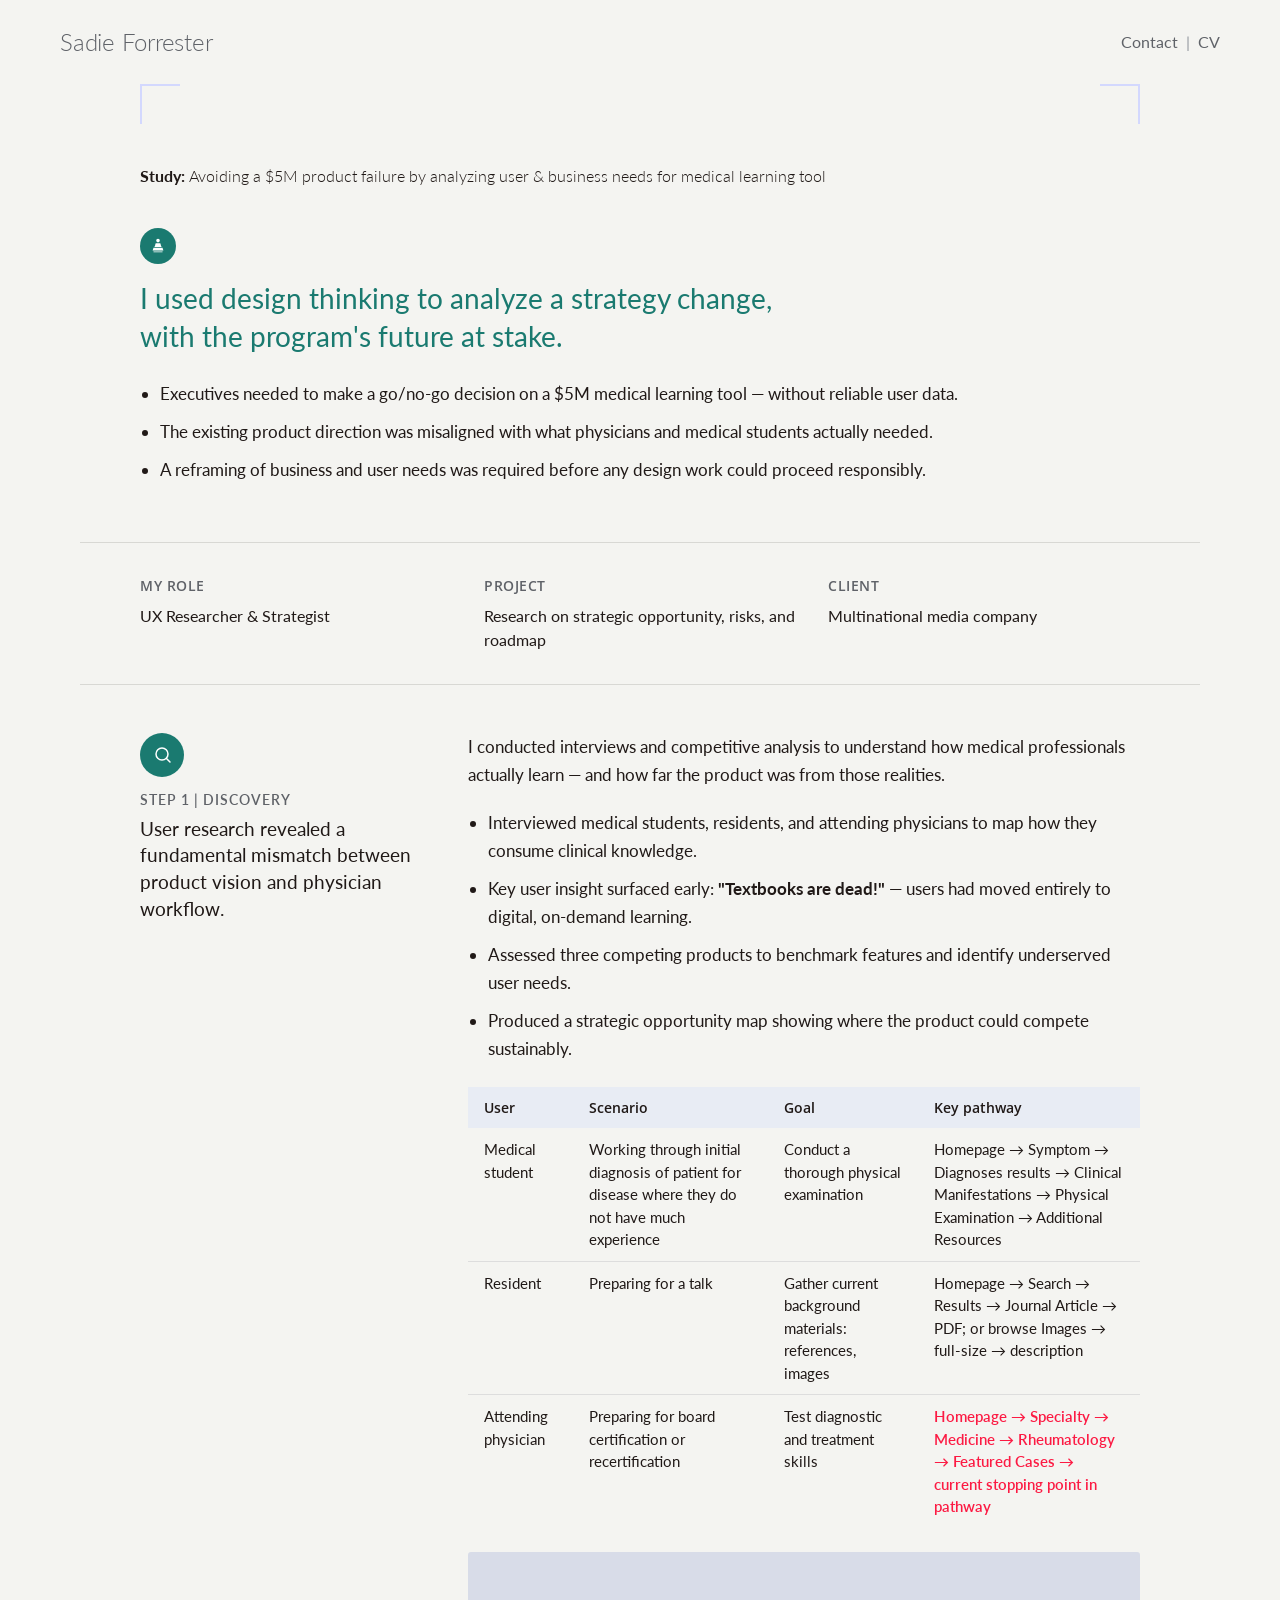
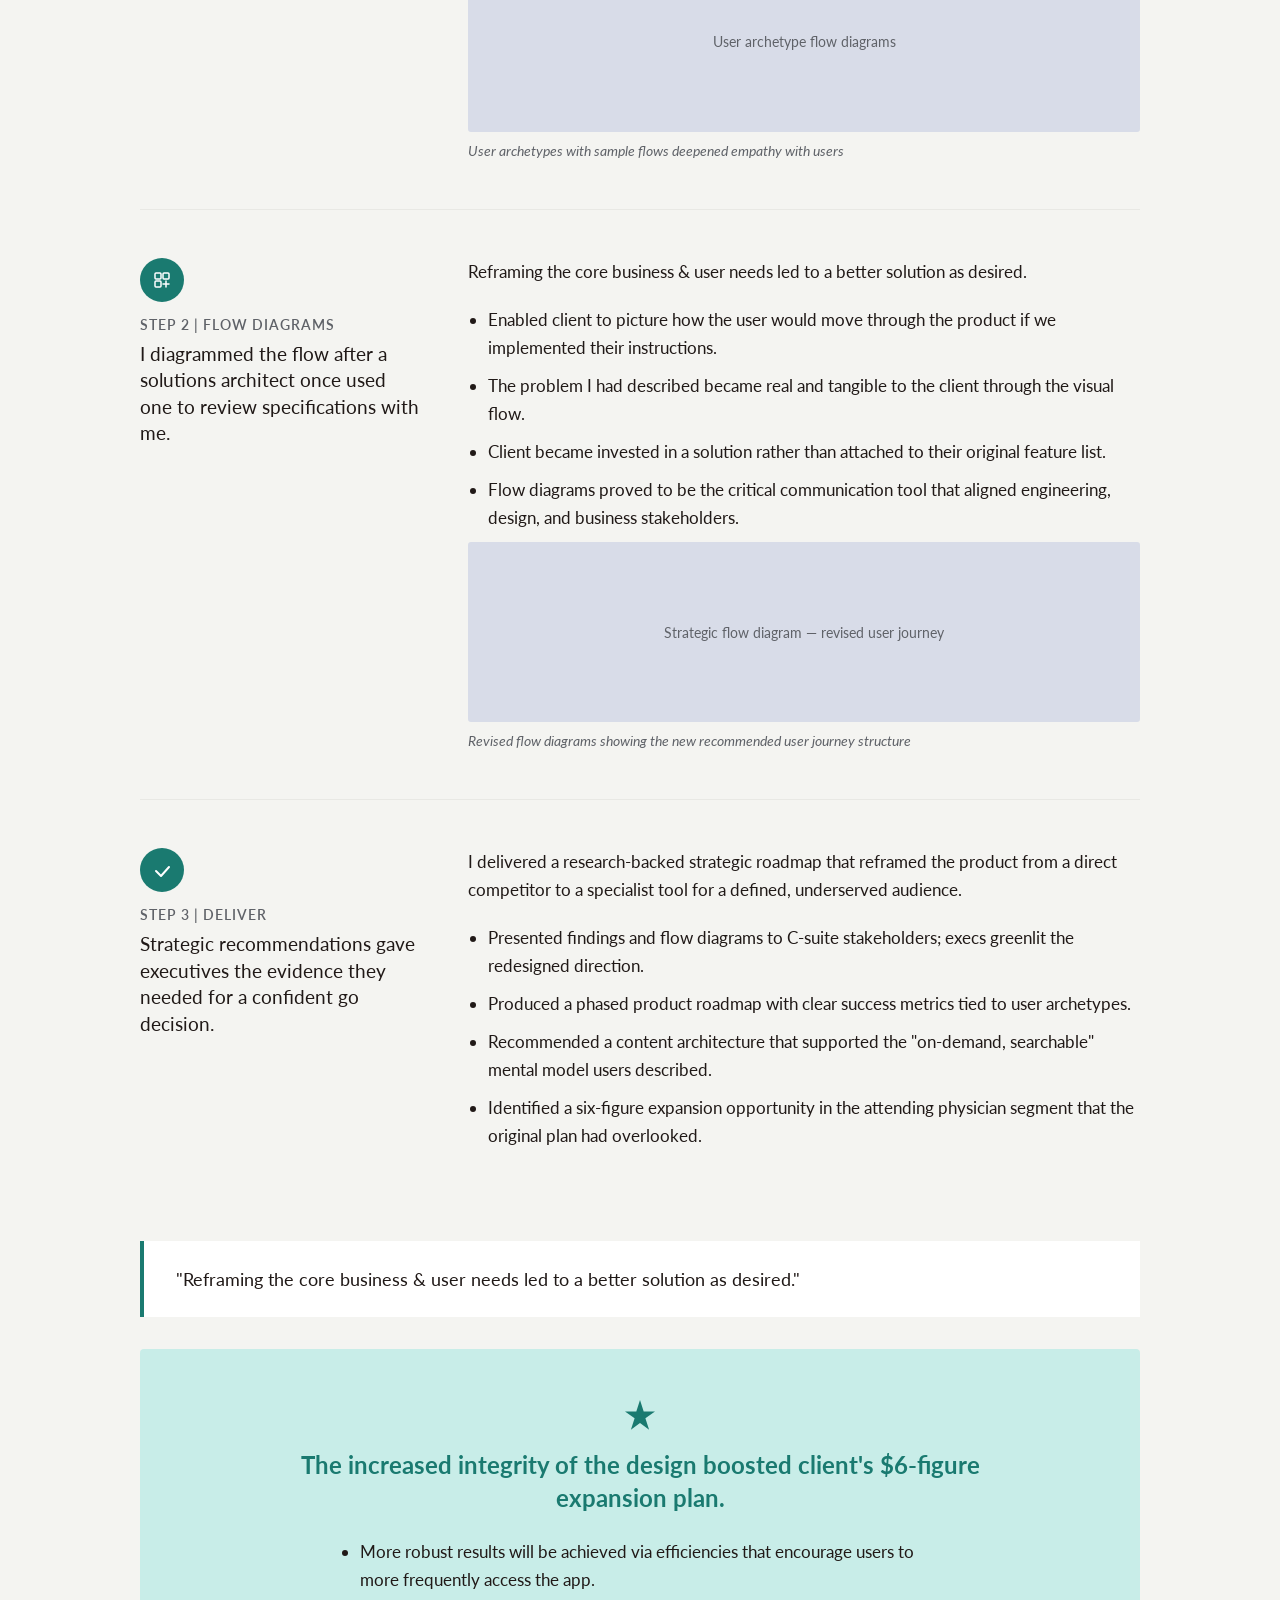
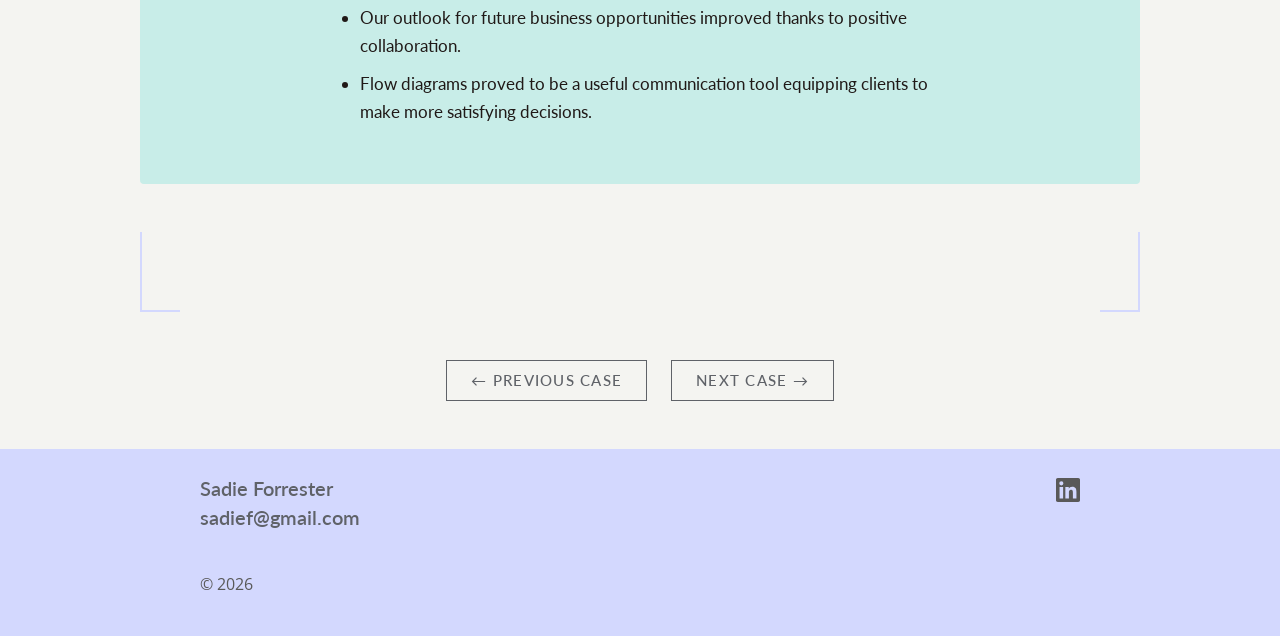
<file: case-medical.html>
<!DOCTYPE html>
<html lang="en">
<head>
  <meta charset="UTF-8">
  <meta name="viewport" content="width=device-width, initial-scale=1.0">
  <title>Medical Learning Tool — Sadie Forrester</title>
  <link rel="stylesheet" href="styles.css">
</head>
<body>

  <nav class="site-nav">
    <a href="index.html" class="nav-logo">Sadie Forrester</a>
    <div class="nav-links">
      <a href="contact.html">Contact</a>
      <span class="nav-sep">|</span>
      <a href="https://drive.google.com/file/d/1JpfOkWhb5dYekF5gB7ldfKdUxpUNbKfU/view?usp=sharing" target="_blank" rel="noopener">CV</a>
    </div>
  </nav>

  <div class="brackets">
    <div class="bracket br-tl"></div>
    <div class="bracket br-tr"></div>
  </div>

  <!-- ── Case Header ─────────────────────────────── -->
  <header class="case-header container" style="padding-top:40px;">
    <p class="case-label"><strong>Study:</strong> <span>Avoiding a $5M product failure by analyzing user &amp; business needs for medical learning tool</span></p>
  </header>

  <!-- ── Problem ────────────────────────────────── -->
  <section style="max-width:var(--max-w); margin:0 auto; padding:0 var(--pad-x) 48px;">
    <div>
      <div class="case-problem__icon case-problem__icon--teal" style="margin-bottom:16px;">
        <!-- Chess piece / strategy icon -->
        <svg viewBox="0 0 20 20" fill="#fff"><path d="M10 2a2 2 0 100 4 2 2 0 000-4zM7 8a1 1 0 011-1h4a1 1 0 011 1v1l1 2H6l1-2V8zm-2 4h10l1 3H4l1-3zM5 16h10v1H5v-1z"/></svg>
      </div>
      <h1 class="case-problem__heading case-problem__heading--teal" style="font-size:1.75rem; max-width:680px; margin-bottom:24px;">I used design thinking to analyze a strategy change,<br>with the program's future at stake.</h1>
      <ul class="case-problem__bullets">
        <li>Executives needed to make a go/no-go decision on a $5M medical learning tool — without reliable user data.</li>
        <li>The existing product direction was misaligned with what physicians and medical students actually needed.</li>
        <li>A reframing of business and user needs was required before any design work could proceed responsibly.</li>
      </ul>
    </div>
  </section>

  <!-- ── Meta ───────────────────────────────────── -->
  <div class="case-meta container">
    <div>
      <p class="case-meta__label">My role</p>
      <p class="case-meta__value">UX Researcher &amp; Strategist</p>
    </div>
    <div>
      <p class="case-meta__label">Project</p>
      <p class="case-meta__value">Research on strategic opportunity, risks, and roadmap</p>
    </div>
    <div>
      <p class="case-meta__label">Client</p>
      <p class="case-meta__value">Multinational media company</p>
    </div>
  </div>

  <!-- ── Steps ──────────────────────────────────── -->
  <div class="case-steps container">

    <!-- Step 1: Discovery -->
    <div class="case-step">
      <div class="case-step__left">
        <div class="case-step__icon icon--teal">
          <svg viewBox="0 0 22 22"><circle cx="11" cy="10" r="6" stroke="#fff" stroke-width="1.5" fill="none"/><path d="M15.5 14.5l3.5 3.5" stroke="#fff" stroke-width="1.5" stroke-linecap="round"/></svg>
        </div>
        <p class="case-step__num">Step 1 | Discovery</p>
        <h2 class="case-step__heading">User research revealed a fundamental mismatch between product vision and physician workflow.</h2>
      </div>
      <div class="case-step__body">
        <p class="case-step__lead">I conducted interviews and competitive analysis to understand how medical professionals actually learn — and how far the product was from those realities.</p>
        <ul class="case-step__bullets">
          <li>Interviewed medical students, residents, and attending physicians to map how they consume clinical knowledge.</li>
          <li>Key user insight surfaced early: <strong>"Textbooks are dead!"</strong> — users had moved entirely to digital, on-demand learning.</li>
          <li>Assessed three competing products to benchmark features and identify underserved user needs.</li>
          <li>Produced a strategic opportunity map showing where the product could compete sustainably.</li>
        </ul>

        <!-- User archetypes table -->
        <div class="case-table-wrap" style="padding:0; margin:24px 0;">
          <table>
            <thead>
              <tr>
                <th>User</th>
                <th>Scenario</th>
                <th>Goal</th>
                <th>Key pathway</th>
              </tr>
            </thead>
            <tbody>
              <tr>
                <td>Medical student</td>
                <td>Working through initial diagnosis of patient for disease where they do not have much experience</td>
                <td>Conduct a thorough physical examination</td>
                <td>Homepage → Symptom → Diagnoses results → Clinical Manifestations → Physical Examination → Additional Resources</td>
              </tr>
              <tr>
                <td>Resident</td>
                <td>Preparing for a talk</td>
                <td>Gather current background materials: references, images</td>
                <td>Homepage → Search → Results → Journal Article → PDF; or browse Images → full-size → description</td>
              </tr>
              <tr>
                <td>Attending physician</td>
                <td>Preparing for board certification or recertification</td>
                <td>Test diagnostic and treatment skills</td>
                <td class="highlight">Homepage → Specialty → Medicine → Rheumatology → Featured Cases → current stopping point in pathway</td>
              </tr>
            </tbody>
          </table>
        </div>

        <div class="case-step__image" style="margin-top:16px;">
          <span>User archetype flow diagrams</span>
        </div>
        <p class="case-step__caption">User archetypes with sample flows deepened empathy with users</p>
      </div>
    </div>

    <!-- Step 2: Reframing -->
    <div class="case-step">
      <div class="case-step__left">
        <div class="case-step__icon icon--teal">
          <svg viewBox="0 0 22 22"><rect x="4" y="4" width="6" height="6" rx="1" stroke="#fff" stroke-width="1.5" fill="none"/><rect x="12" y="4" width="6" height="6" rx="1" stroke="#fff" stroke-width="1.5" fill="none"/><rect x="4" y="12" width="6" height="6" rx="1" stroke="#fff" stroke-width="1.5" fill="none"/><path d="M15 12v6M12 15h6" stroke="#fff" stroke-width="1.5" stroke-linecap="round"/></svg>
        </div>
        <p class="case-step__num">Step 2 | Flow Diagrams</p>
        <h2 class="case-step__heading">I diagrammed the flow after a solutions architect once used one to review specifications with me.</h2>
      </div>
      <div class="case-step__body">
        <p class="case-step__lead">Reframing the core business &amp; user needs led to a better solution as desired.</p>
        <ul class="case-step__bullets">
          <li>Enabled client to picture how the user would move through the product if we implemented their instructions.</li>
          <li>The problem I had described became real and tangible to the client through the visual flow.</li>
          <li>Client became invested in a solution rather than attached to their original feature list.</li>
          <li>Flow diagrams proved to be the critical communication tool that aligned engineering, design, and business stakeholders.</li>
        </ul>
        <div class="case-step__image">
          <span>Strategic flow diagram — revised user journey</span>
        </div>
        <p class="case-step__caption">Revised flow diagrams showing the new recommended user journey structure</p>
      </div>
    </div>

    <!-- Step 3: Deliver -->
    <div class="case-step">
      <div class="case-step__left">
        <div class="case-step__icon icon--teal">
          <svg viewBox="0 0 22 22"><path d="M5 12l5 5 8-9" stroke="#fff" stroke-width="2" stroke-linecap="round" stroke-linejoin="round" fill="none"/></svg>
        </div>
        <p class="case-step__num">Step 3 | Deliver</p>
        <h2 class="case-step__heading">Strategic recommendations gave executives the evidence they needed for a confident go decision.</h2>
      </div>
      <div class="case-step__body">
        <p class="case-step__lead">I delivered a research-backed strategic roadmap that reframed the product from a direct competitor to a specialist tool for a defined, underserved audience.</p>
        <ul class="case-step__bullets">
          <li>Presented findings and flow diagrams to C-suite stakeholders; execs greenlit the redesigned direction.</li>
          <li>Produced a phased product roadmap with clear success metrics tied to user archetypes.</li>
          <li>Recommended a content architecture that supported the "on-demand, searchable" mental model users described.</li>
          <li>Identified a six-figure expansion opportunity in the attending physician segment that the original plan had overlooked.</li>
        </ul>
      </div>
    </div>

  </div>

  <!-- ── Insight ─────────────────────────────────── -->
  <div class="case-insight container">
    <div class="case-insight__box case-insight__box--teal">
      "Reframing the core business &amp; user needs led to a better solution as desired."
    </div>
  </div>

  <!-- ── Result ─────────────────────────────────── -->
  <div class="case-result container" style="margin-top:32px;">
    <div class="case-result__card case-result__card--teal">
      <div class="case-result__star">
        <svg viewBox="0 0 36 36" fill="none"><path d="M18 3l3.7 11.4H33l-9.6 6.9 3.7 11.4L18 26 8.9 32.7l3.7-11.4L3 14.4h11.3z" fill="var(--teal)"/></svg>
      </div>
      <h3 class="case-result__heading case-result__heading--teal">The increased integrity of the design boosted client's $6-figure expansion plan.</h3>
      <ul class="case-result__bullets">
        <li>More robust results will be achieved via efficiencies that encourage users to more frequently access the app.</li>
        <li>Our outlook for future business opportunities improved thanks to positive collaboration.</li>
        <li>Flow diagrams proved to be a useful communication tool equipping clients to make more satisfying decisions.</li>
      </ul>
    </div>
  </div>

  <div class="brackets brackets--tall" style="margin-top:48px;">
    <div class="bracket br-bl"></div>
    <div class="bracket br-br"></div>
  </div>

  <div class="case-nav">
    <a href="case-neurogene.html" class="btn btn-outline">← PREVIOUS CASE</a>
    <a href="case-springer.html" class="btn btn-outline">NEXT CASE →</a>
  </div>

  <footer class="site-footer">
    <div class="footer-inner">
      <div class="footer-info">
        <div class="footer-name">Sadie Forrester<br><a href="mailto:sadief@gmail.com">sadief@gmail.com</a></div>
        <p class="footer-copy">© 2026</p>
      </div>
      <a href="https://www.linkedin.com/in/sadieforrester" target="_blank" rel="noopener" class="footer-li-link" aria-label="LinkedIn">
        <svg viewBox="0 0 24 24"><path d="M20.447 20.452h-3.554v-5.569c0-1.328-.027-3.037-1.852-3.037-1.853 0-2.136 1.445-2.136 2.939v5.667H9.351V9h3.414v1.561h.046c.477-.9 1.637-1.85 3.37-1.85 3.601 0 4.267 2.37 4.267 5.455v6.286zM5.337 7.433a2.062 2.062 0 01-2.063-2.065 2.064 2.064 0 112.063 2.065zm1.782 13.019H3.555V9h3.564v11.452zM22.225 0H1.771C.792 0 0 .774 0 1.729v20.542C0 23.227.792 24 1.771 24h20.451C23.2 24 24 23.227 24 22.271V1.729C24 .774 23.2 0 22.222 0h.003z"/></svg>
      </a>
    </div>
  </footer>

</body>
</html>
</file>
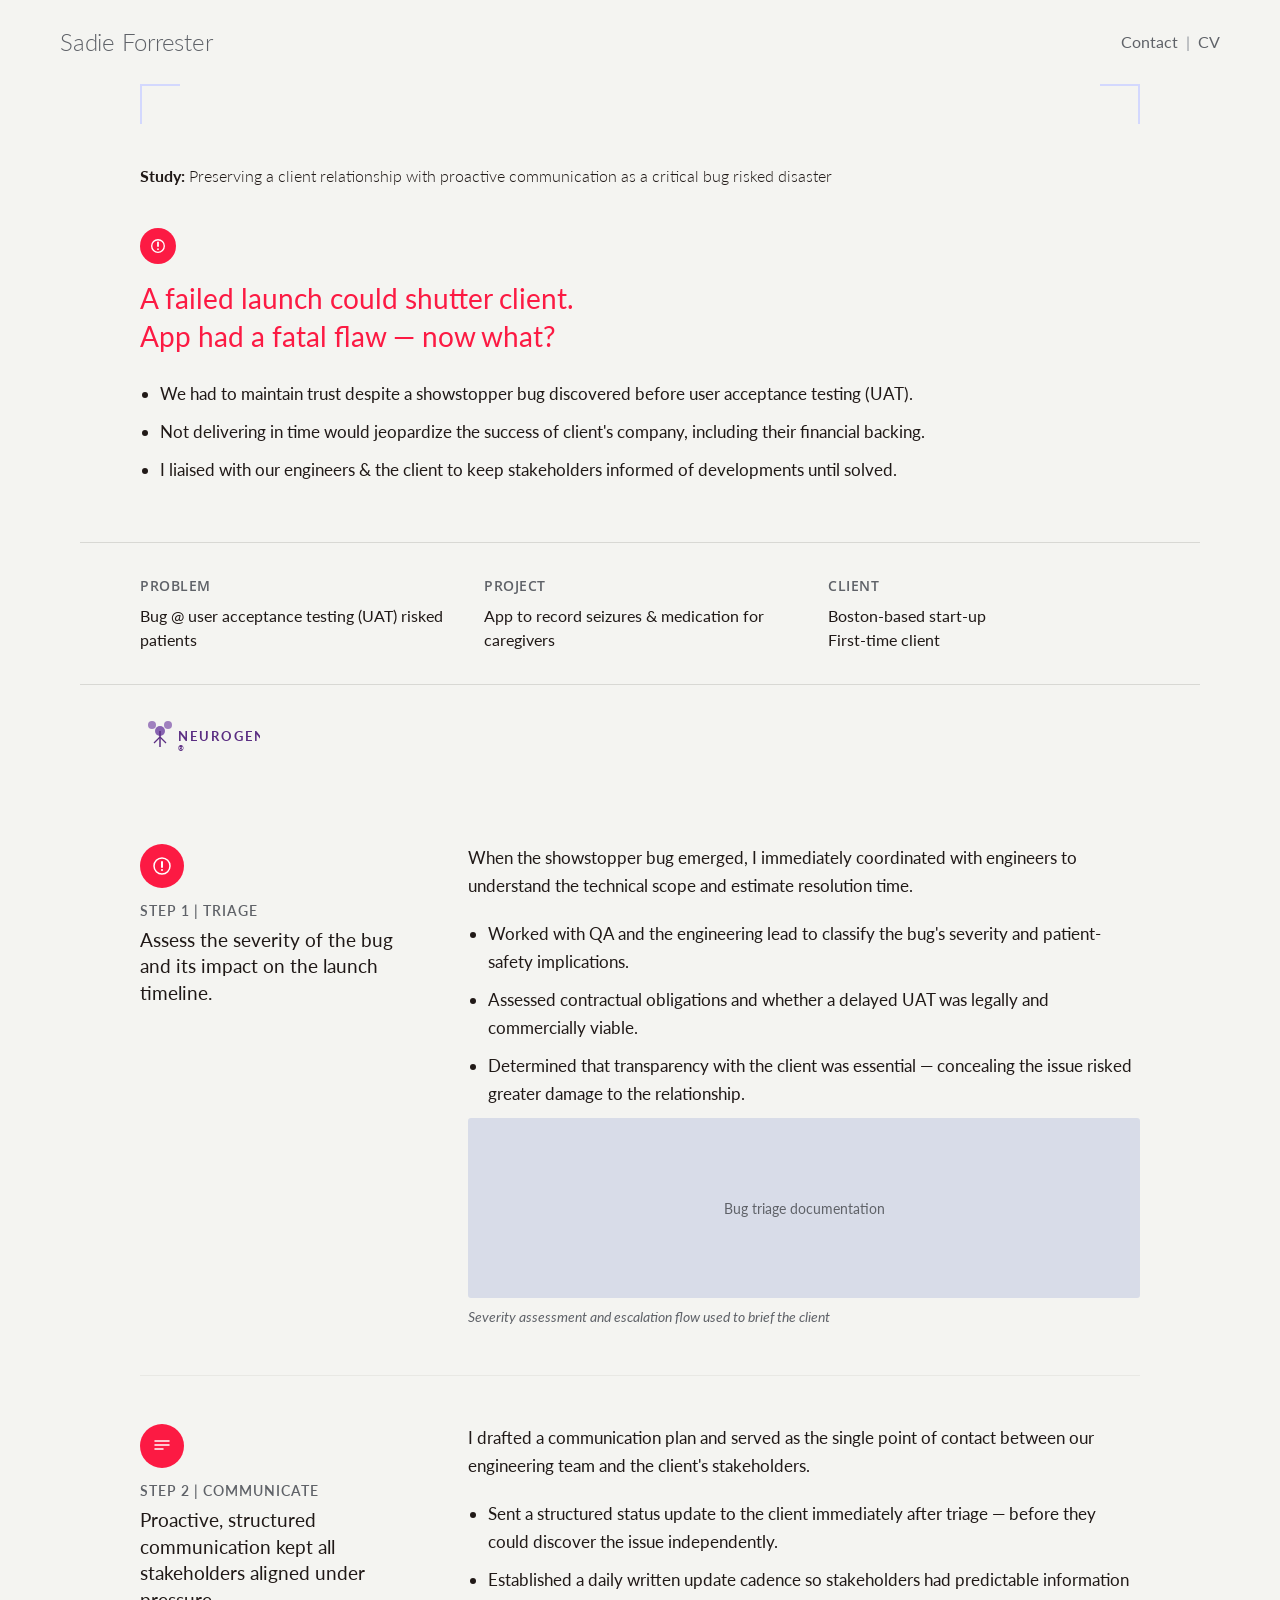
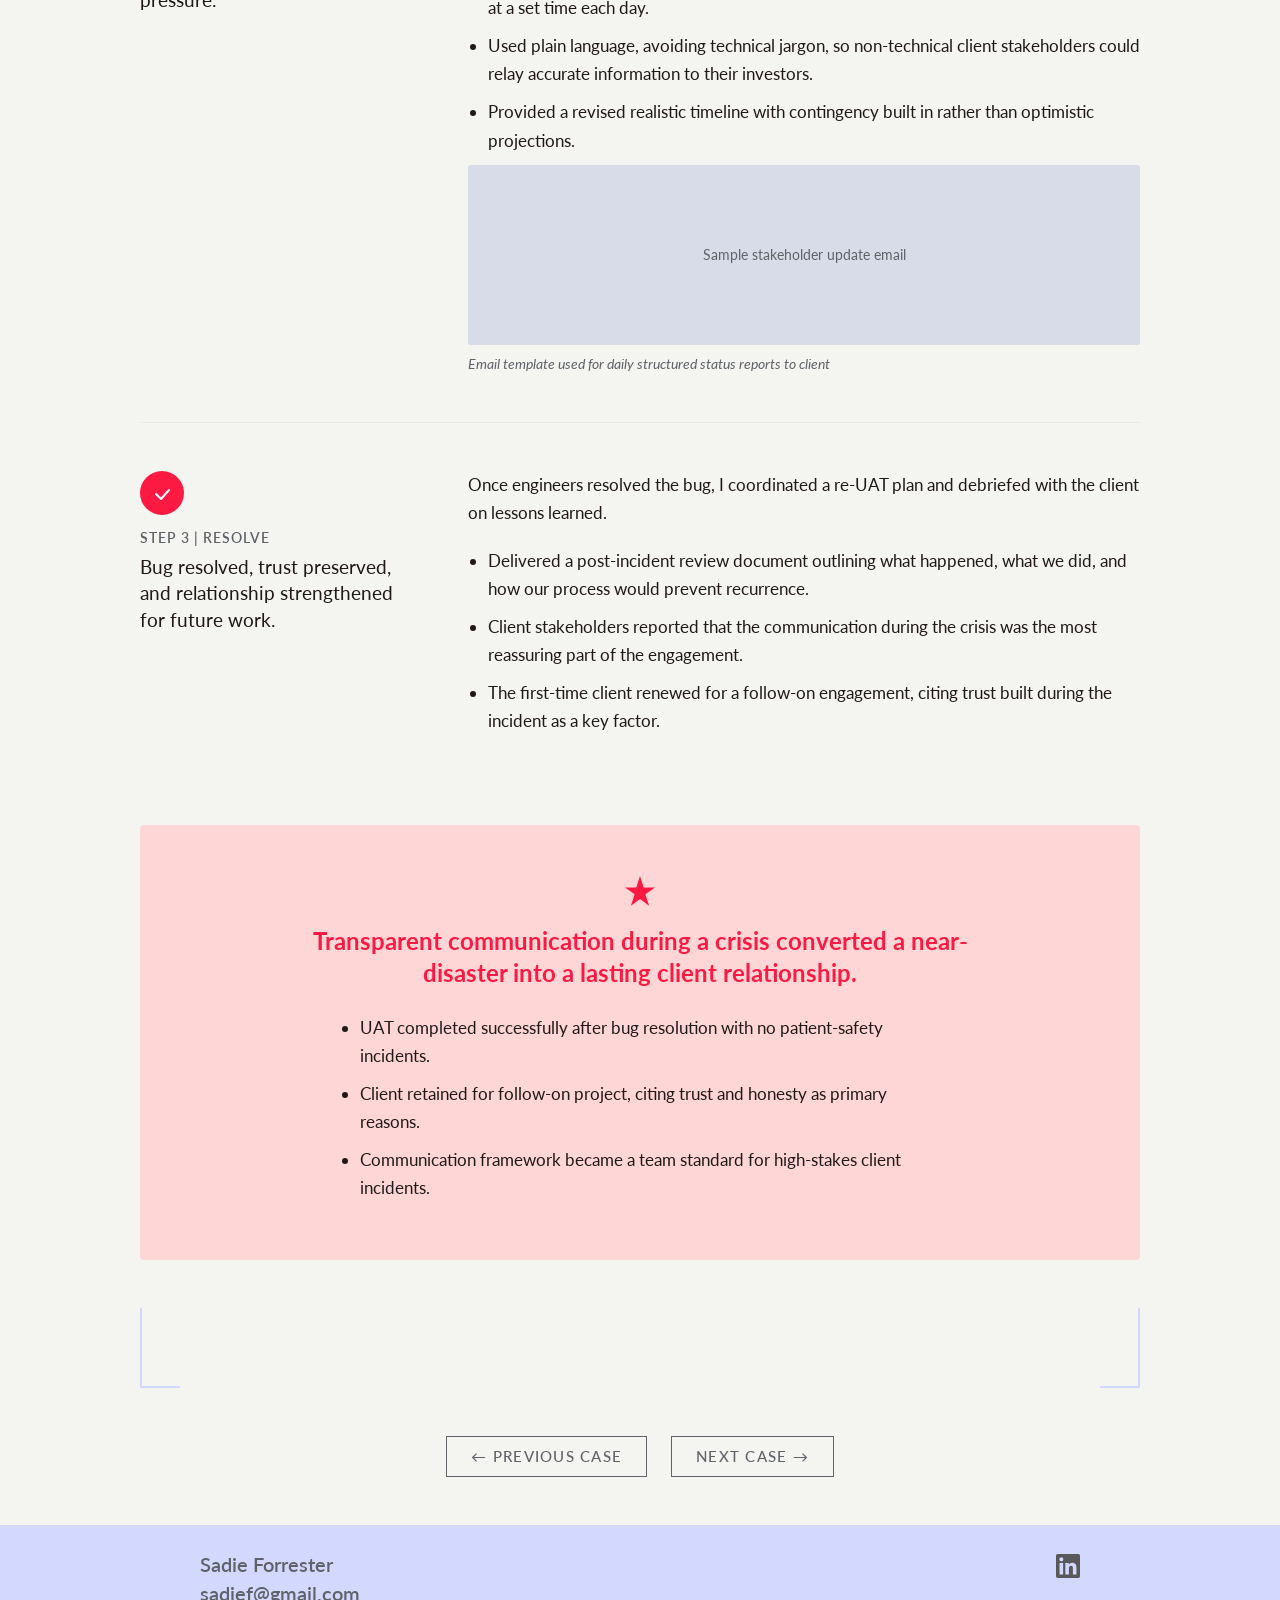
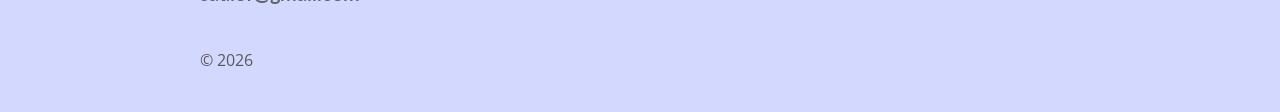
<file: case-neurogene.html>
<!DOCTYPE html>
<html lang="en">
<head>
  <meta charset="UTF-8">
  <meta name="viewport" content="width=device-width, initial-scale=1.0">
  <title>Neurogene Case Study — Sadie Forrester</title>
  <link rel="stylesheet" href="styles.css">
</head>
<body>

  <nav class="site-nav">
    <a href="index.html" class="nav-logo">Sadie Forrester</a>
    <div class="nav-links">
      <a href="contact.html">Contact</a>
      <span class="nav-sep">|</span>
      <a href="https://drive.google.com/file/d/1JpfOkWhb5dYekF5gB7ldfKdUxpUNbKfU/view?usp=sharing" target="_blank" rel="noopener">CV</a>
    </div>
  </nav>

  <div class="brackets">
    <div class="bracket br-tl"></div>
    <div class="bracket br-tr"></div>
  </div>

  <!-- ── Case Header ─────────────────────────────── -->
  <header class="case-header container" style="padding-top:40px;">
    <p class="case-label"><strong>Study:</strong> <span>Preserving a client relationship with proactive communication as a critical bug risked disaster</span></p>
  </header>

  <!-- ── Problem ────────────────────────────────── -->
  <section style="max-width:var(--max-w); margin:0 auto; padding:0 var(--pad-x) 48px;">
    <div>
      <div class="case-problem__icon case-problem__icon--red" style="margin-bottom:16px;">
        <svg viewBox="0 0 20 20"><circle cx="10" cy="10" r="7" stroke="#fff" stroke-width="1.5" fill="none"/><path d="M10 6v4" stroke="#fff" stroke-width="2" stroke-linecap="round"/><circle cx="10" cy="13.5" r="1" fill="#fff"/></svg>
      </div>
      <h1 class="case-problem__heading case-problem__heading--red" style="font-size:1.75rem; max-width:680px; margin-bottom:24px;">A failed launch could shutter client.<br>App had a fatal flaw — now what?</h1>
      <ul class="case-problem__bullets">
        <li>We had to maintain trust despite a showstopper bug discovered before user acceptance testing (UAT).</li>
        <li>Not delivering in time would jeopardize the success of client's company, including their financial backing.</li>
        <li>I liaised with our engineers &amp; the client to keep stakeholders informed of developments until solved.</li>
      </ul>
    </div>
  </section>

  <!-- ── Meta ───────────────────────────────────── -->
  <div class="case-meta container">
    <div>
      <p class="case-meta__label">Problem</p>
      <p class="case-meta__value">Bug @ user acceptance testing (UAT) risked patients</p>
    </div>
    <div>
      <p class="case-meta__label">Project</p>
      <p class="case-meta__value">App to record seizures &amp; medication for caregivers</p>
    </div>
    <div>
      <p class="case-meta__label">Client</p>
      <p class="case-meta__value">Boston-based start-up<br>First-time client</p>
    </div>
  </div>

  <!-- ── Client logo ─────────────────────────────── -->
  <div class="case-logos container" style="padding-top:32px;">
    <span class="case-logos__item" style="font-size:1.25rem; color:#5A2D82;">
      <!-- Neurogene tree/leaf wordmark approximation -->
      <svg viewBox="0 0 120 40" width="120" height="40" fill="none" xmlns="http://www.w3.org/2000/svg" aria-label="Neurogene">
        <circle cx="20" cy="14" r="5" fill="#6B3FA0" opacity=".8"/>
        <circle cx="28" cy="8" r="4" fill="#7B4FA8" opacity=".7"/>
        <circle cx="12" cy="8" r="4" fill="#7B4FA8" opacity=".7"/>
        <line x1="20" y1="14" x2="20" y2="30" stroke="#5A2D82" stroke-width="1.5"/>
        <line x1="20" y1="20" x2="14" y2="26" stroke="#5A2D82" stroke-width="1.2"/>
        <line x1="20" y1="20" x2="26" y2="26" stroke="#5A2D82" stroke-width="1.2"/>
        <text x="38" y="24" font-family="'Lato',sans-serif" font-size="13" font-weight="700" fill="#5A2D82" letter-spacing="2">NEUROGENE</text>
        <text x="38" y="34" font-family="'Lato',sans-serif" font-size="7" fill="#5A2D82" letter-spacing="1">®</text>
      </svg>
    </span>
  </div>

  <!-- ── Steps ──────────────────────────────────── -->
  <div class="case-steps container">

    <div class="case-step">
      <div class="case-step__left">
        <div class="case-step__icon icon--red">
          <svg viewBox="0 0 22 22"><circle cx="11" cy="11" r="8" stroke="#fff" stroke-width="1.5" fill="none"/><path d="M11 7v5" stroke="#fff" stroke-width="2" stroke-linecap="round"/><circle cx="11" cy="15" r="1" fill="#fff"/></svg>
        </div>
        <p class="case-step__num">Step 1 | Triage</p>
        <h2 class="case-step__heading">Assess the severity of the bug and its impact on the launch timeline.</h2>
      </div>
      <div class="case-step__body">
        <p class="case-step__lead">When the showstopper bug emerged, I immediately coordinated with engineers to understand the technical scope and estimate resolution time.</p>
        <ul class="case-step__bullets">
          <li>Worked with QA and the engineering lead to classify the bug's severity and patient-safety implications.</li>
          <li>Assessed contractual obligations and whether a delayed UAT was legally and commercially viable.</li>
          <li>Determined that transparency with the client was essential — concealing the issue risked greater damage to the relationship.</li>
        </ul>
        <div class="case-step__image">
          <span>Bug triage documentation</span>
        </div>
        <p class="case-step__caption">Severity assessment and escalation flow used to brief the client</p>
      </div>
    </div>

    <div class="case-step">
      <div class="case-step__left">
        <div class="case-step__icon icon--red">
          <svg viewBox="0 0 22 22"><path d="M4 6h14M4 10h14M4 14h8" stroke="#fff" stroke-width="1.5" stroke-linecap="round"/></svg>
        </div>
        <p class="case-step__num">Step 2 | Communicate</p>
        <h2 class="case-step__heading">Proactive, structured communication kept all stakeholders aligned under pressure.</h2>
      </div>
      <div class="case-step__body">
        <p class="case-step__lead">I drafted a communication plan and served as the single point of contact between our engineering team and the client's stakeholders.</p>
        <ul class="case-step__bullets">
          <li>Sent a structured status update to the client immediately after triage — before they could discover the issue independently.</li>
          <li>Established a daily written update cadence so stakeholders had predictable information at a set time each day.</li>
          <li>Used plain language, avoiding technical jargon, so non-technical client stakeholders could relay accurate information to their investors.</li>
          <li>Provided a revised realistic timeline with contingency built in rather than optimistic projections.</li>
        </ul>
        <div class="case-step__image">
          <span>Sample stakeholder update email</span>
        </div>
        <p class="case-step__caption">Email template used for daily structured status reports to client</p>
      </div>
    </div>

    <div class="case-step">
      <div class="case-step__left">
        <div class="case-step__icon icon--red">
          <svg viewBox="0 0 22 22"><path d="M5 12l5 5 8-9" stroke="#fff" stroke-width="2" stroke-linecap="round" stroke-linejoin="round" fill="none"/></svg>
        </div>
        <p class="case-step__num">Step 3 | Resolve</p>
        <h2 class="case-step__heading">Bug resolved, trust preserved, and relationship strengthened for future work.</h2>
      </div>
      <div class="case-step__body">
        <p class="case-step__lead">Once engineers resolved the bug, I coordinated a re-UAT plan and debriefed with the client on lessons learned.</p>
        <ul class="case-step__bullets">
          <li>Delivered a post-incident review document outlining what happened, what we did, and how our process would prevent recurrence.</li>
          <li>Client stakeholders reported that the communication during the crisis was the most reassuring part of the engagement.</li>
          <li>The first-time client renewed for a follow-on engagement, citing trust built during the incident as a key factor.</li>
        </ul>
      </div>
    </div>

  </div>

  <!-- ── Result ─────────────────────────────────── -->
  <div class="case-result container">
    <div class="case-result__card">
      <div class="case-result__star">
        <svg viewBox="0 0 36 36" fill="none"><path d="M18 3l3.7 11.4H33l-9.6 6.9 3.7 11.4L18 26 8.9 32.7l3.7-11.4L3 14.4h11.3z" fill="var(--red)"/></svg>
      </div>
      <h3 class="case-result__heading" style="color:var(--red);">Transparent communication during a crisis converted a near-disaster into a lasting client relationship.</h3>
      <ul class="case-result__bullets">
        <li>UAT completed successfully after bug resolution with no patient-safety incidents.</li>
        <li>Client retained for follow-on project, citing trust and honesty as primary reasons.</li>
        <li>Communication framework became a team standard for high-stakes client incidents.</li>
      </ul>
    </div>
  </div>

  <div class="brackets brackets--tall" style="margin-top:48px;">
    <div class="bracket br-bl"></div>
    <div class="bracket br-br"></div>
  </div>

  <div class="case-nav">
    <a href="case-praxis.html" class="btn btn-outline">← PREVIOUS CASE</a>
    <a href="case-medical.html" class="btn btn-outline">NEXT CASE →</a>
  </div>

  <footer class="site-footer">
    <div class="footer-inner">
      <div class="footer-info">
        <div class="footer-name">Sadie Forrester<br><a href="mailto:sadief@gmail.com">sadief@gmail.com</a></div>
        <p class="footer-copy">© 2026</p>
      </div>
      <a href="https://www.linkedin.com/in/sadieforrester" target="_blank" rel="noopener" class="footer-li-link" aria-label="LinkedIn">
        <svg viewBox="0 0 24 24"><path d="M20.447 20.452h-3.554v-5.569c0-1.328-.027-3.037-1.852-3.037-1.853 0-2.136 1.445-2.136 2.939v5.667H9.351V9h3.414v1.561h.046c.477-.9 1.637-1.85 3.37-1.85 3.601 0 4.267 2.37 4.267 5.455v6.286zM5.337 7.433a2.062 2.062 0 01-2.063-2.065 2.064 2.064 0 112.063 2.065zm1.782 13.019H3.555V9h3.564v11.452zM22.225 0H1.771C.792 0 0 .774 0 1.729v20.542C0 23.227.792 24 1.771 24h20.451C23.2 24 24 23.227 24 22.271V1.729C24 .774 23.2 0 22.222 0h.003z"/></svg>
      </a>
    </div>
  </footer>

</body>
</html>
</file>
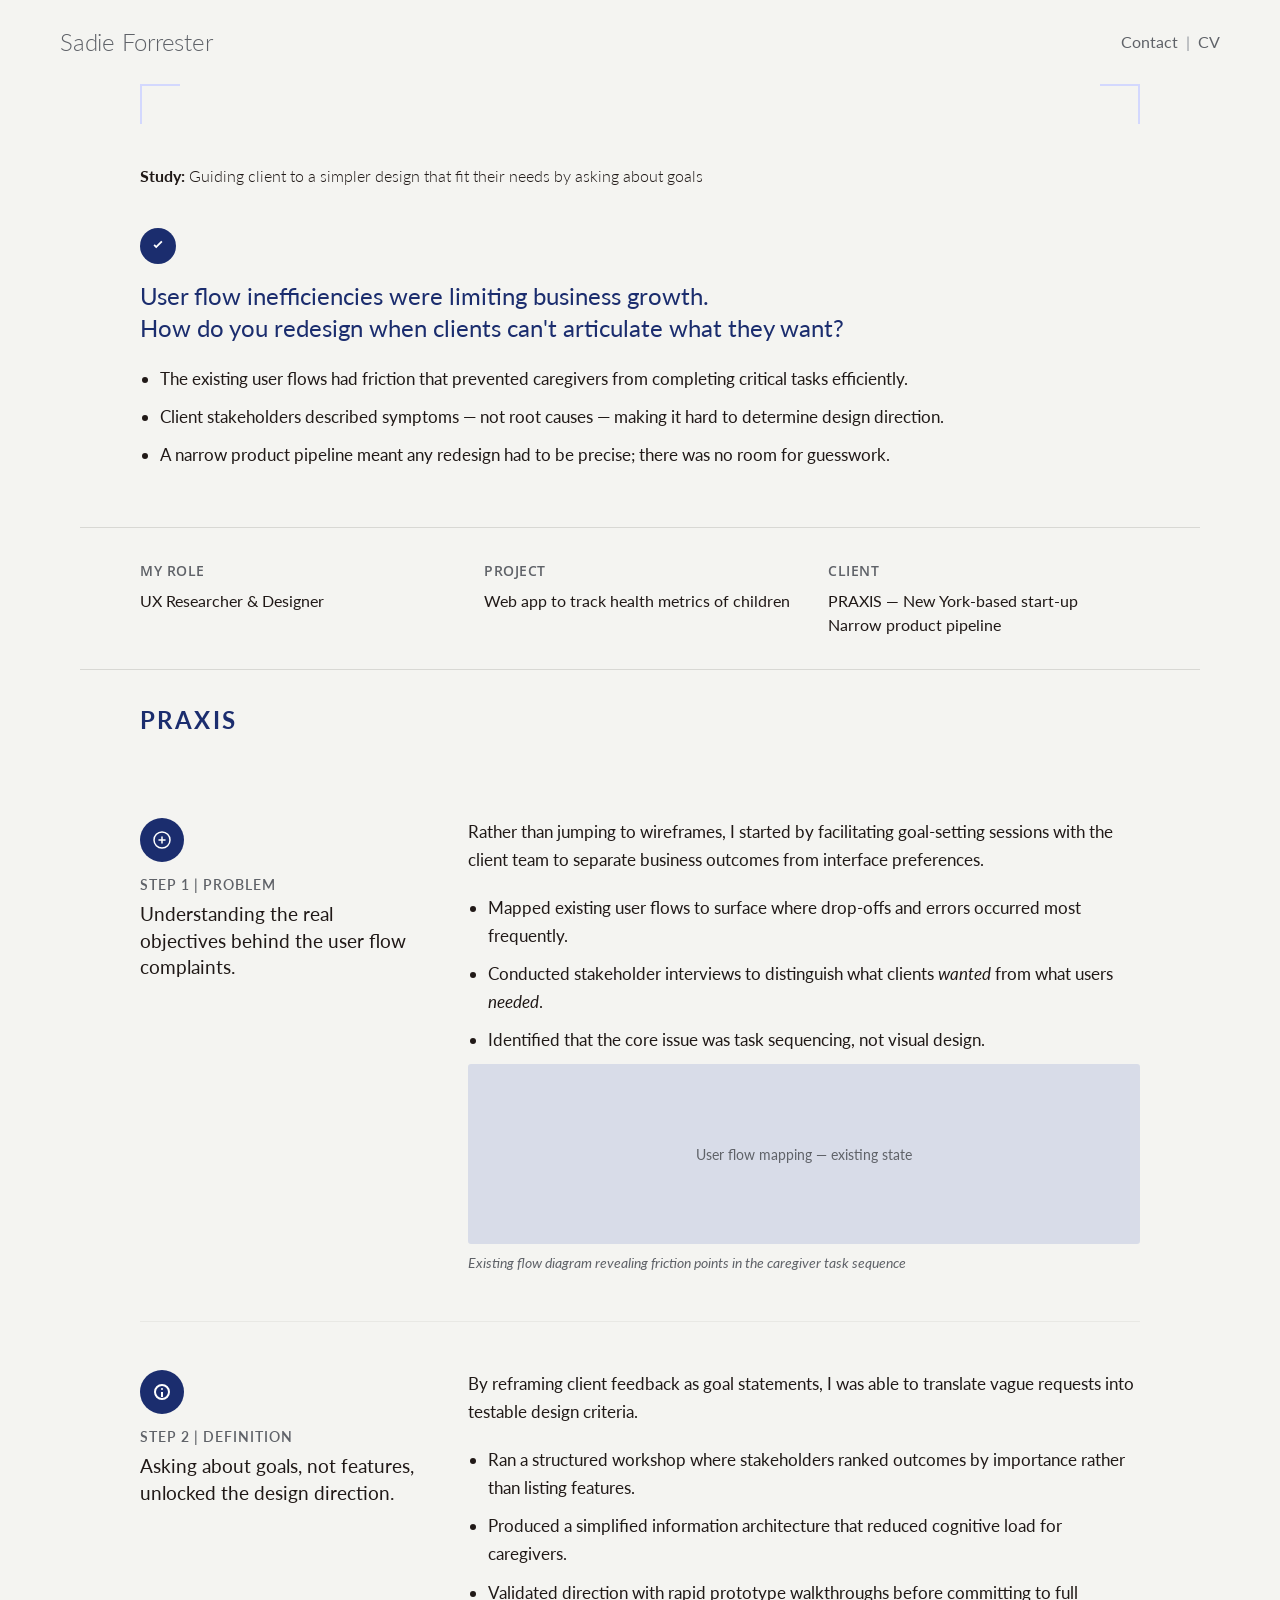
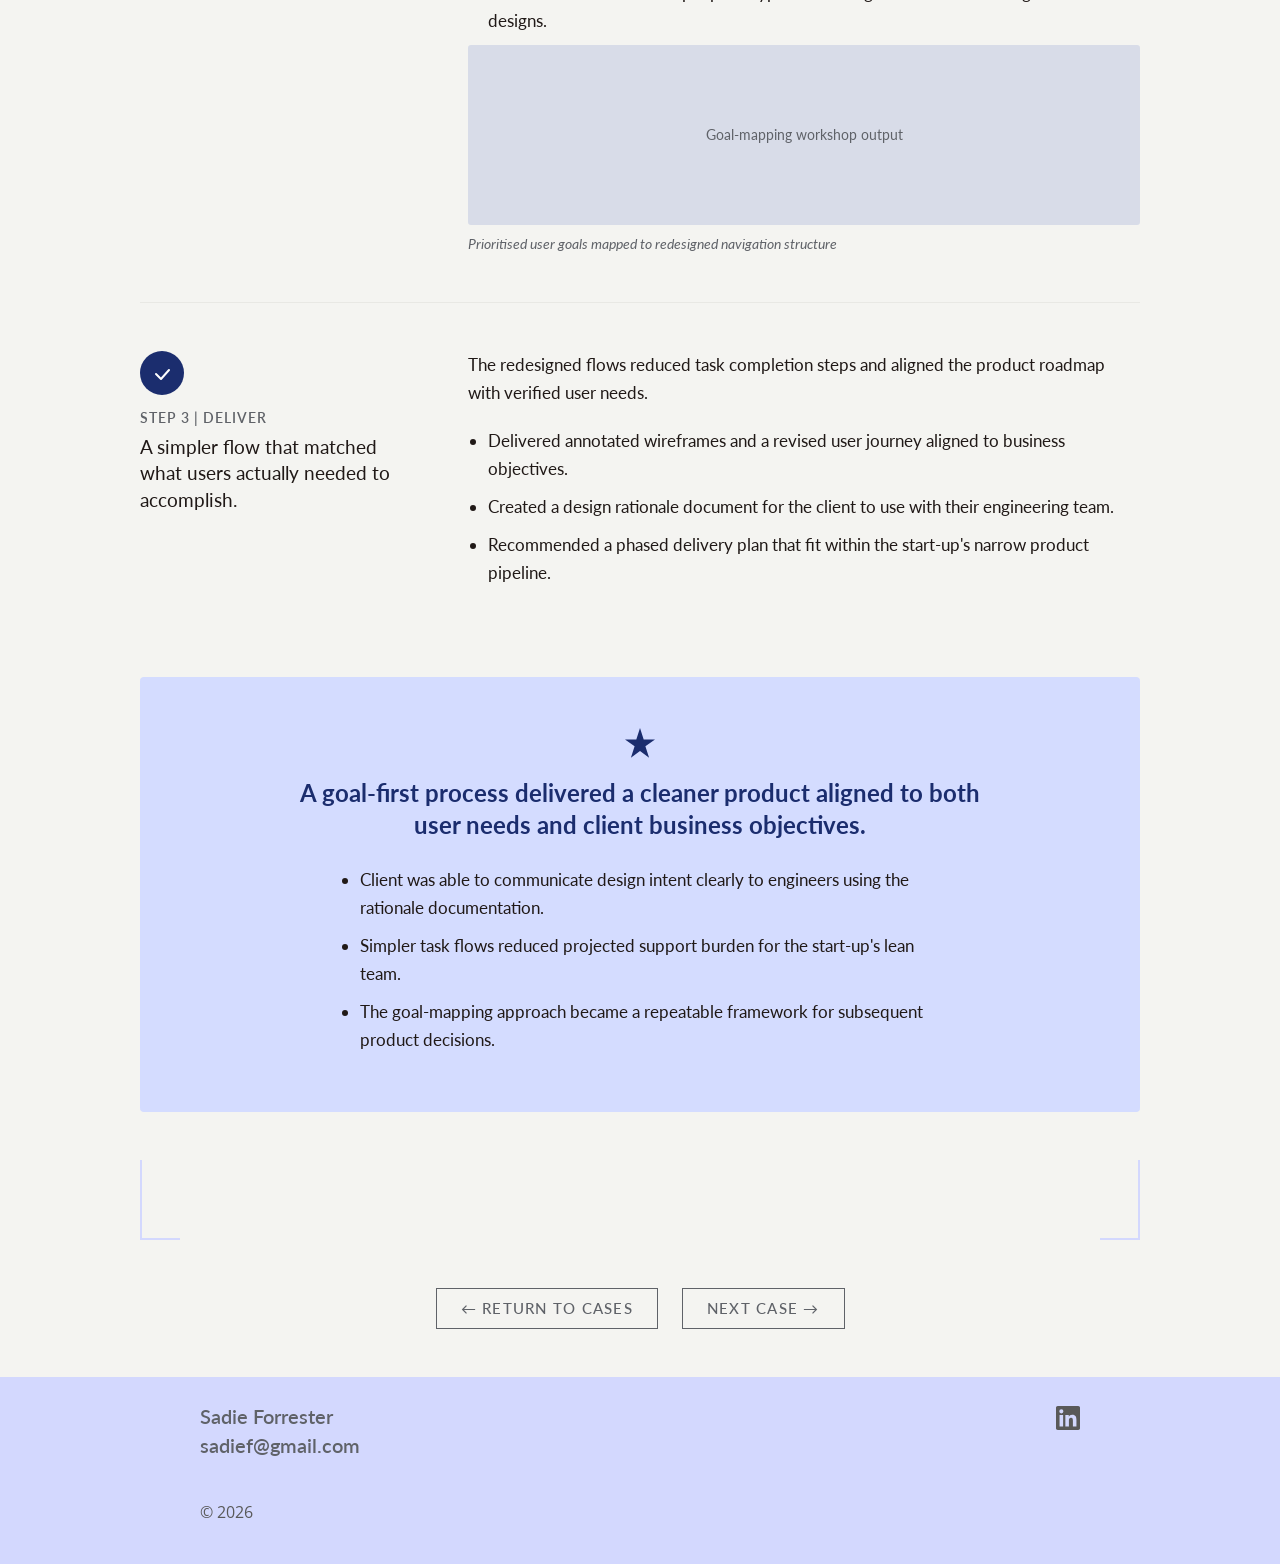
<file: case-praxis.html>
<!DOCTYPE html>
<html lang="en">
<head>
  <meta charset="UTF-8">
  <meta name="viewport" content="width=device-width, initial-scale=1.0">
  <title>PRAXIS Case Study — Sadie Forrester</title>
  <link rel="stylesheet" href="styles.css">
</head>
<body>

  <nav class="site-nav">
    <a href="index.html" class="nav-logo">Sadie Forrester</a>
    <div class="nav-links">
      <a href="contact.html">Contact</a>
      <span class="nav-sep">|</span>
      <a href="https://drive.google.com/file/d/1JpfOkWhb5dYekF5gB7ldfKdUxpUNbKfU/view?usp=sharing" target="_blank" rel="noopener">CV</a>
    </div>
  </nav>

  <div class="brackets">
    <div class="bracket br-tl"></div>
    <div class="bracket br-tr"></div>
  </div>

  <!-- ── Case Header ─────────────────────────────── -->
  <header class="case-header container" style="padding-top:40px;">
    <p class="case-label"><strong>Study:</strong> <span>Guiding client to a simpler design that fit their needs by asking about goals</span></p>
  </header>

  <!-- ── Problem ────────────────────────────────── -->
  <section class="case-problem case-problem--full container">
    <div>
      <div class="case-problem__icon case-problem__icon--navy">
        <svg viewBox="0 0 20 20"><path d="M8 12.5l-3-3 1.4-1.4L8 9.7l5.6-5.6L15 5.5z" fill="#fff"/></svg>
      </div>
      <h1 class="case-problem__heading" style="color:var(--navy)">User flow inefficiencies were limiting business growth.<br>How do you redesign when clients can't articulate what they want?</h1>
      <ul class="case-problem__bullets">
        <li>The existing user flows had friction that prevented caregivers from completing critical tasks efficiently.</li>
        <li>Client stakeholders described symptoms — not root causes — making it hard to determine design direction.</li>
        <li>A narrow product pipeline meant any redesign had to be precise; there was no room for guesswork.</li>
      </ul>
    </div>
  </section>

  <!-- ── Meta ───────────────────────────────────── -->
  <div class="case-meta container">
    <div>
      <p class="case-meta__label">My role</p>
      <p class="case-meta__value">UX Researcher &amp; Designer</p>
    </div>
    <div>
      <p class="case-meta__label">Project</p>
      <p class="case-meta__value">Web app to track health metrics of children</p>
    </div>
    <div>
      <p class="case-meta__label">Client</p>
      <p class="case-meta__value">PRAXIS — New York-based start-up<br>Narrow product pipeline</p>
    </div>
  </div>

  <!-- ── Client logo ────────────────────────────── -->
  <div class="case-logos container" style="padding-top:32px;">
    <span class="case-logos__item" style="font-size:1.5rem; letter-spacing:0.1em; color:var(--navy);">PRAXIS</span>
  </div>

  <!-- ── Steps ──────────────────────────────────── -->
  <div class="case-steps container">

    <div class="case-step">
      <div class="case-step__left">
        <div class="case-step__icon icon--navy">
          <svg viewBox="0 0 22 22"><circle cx="11" cy="11" r="8" stroke="#fff" stroke-width="1.5" fill="none"/><path d="M8 11h6M11 8v6" stroke="#fff" stroke-width="1.5" stroke-linecap="round"/></svg>
        </div>
        <p class="case-step__num">Step 1 | Problem</p>
        <h2 class="case-step__heading">Understanding the real objectives behind the user flow complaints.</h2>
      </div>
      <div class="case-step__body">
        <p class="case-step__lead">Rather than jumping to wireframes, I started by facilitating goal-setting sessions with the client team to separate business outcomes from interface preferences.</p>
        <ul class="case-step__bullets">
          <li>Mapped existing user flows to surface where drop-offs and errors occurred most frequently.</li>
          <li>Conducted stakeholder interviews to distinguish what clients <em>wanted</em> from what users <em>needed</em>.</li>
          <li>Identified that the core issue was task sequencing, not visual design.</li>
        </ul>
        <div class="case-step__image">
          <span>User flow mapping — existing state</span>
        </div>
        <p class="case-step__caption">Existing flow diagram revealing friction points in the caregiver task sequence</p>
      </div>
    </div>

    <div class="case-step">
      <div class="case-step__left">
        <div class="case-step__icon icon--navy">
          <svg viewBox="0 0 22 22"><path d="M11 3a8 8 0 100 16A8 8 0 0011 3zm0 2a6 6 0 110 12A6 6 0 0111 5zm0 2a1 1 0 100 2 1 1 0 000-2zm-1 4h2v5h-2v-5z" fill="#fff"/></svg>
        </div>
        <p class="case-step__num">Step 2 | Definition</p>
        <h2 class="case-step__heading">Asking about goals, not features, unlocked the design direction.</h2>
      </div>
      <div class="case-step__body">
        <p class="case-step__lead">By reframing client feedback as goal statements, I was able to translate vague requests into testable design criteria.</p>
        <ul class="case-step__bullets">
          <li>Ran a structured workshop where stakeholders ranked outcomes by importance rather than listing features.</li>
          <li>Produced a simplified information architecture that reduced cognitive load for caregivers.</li>
          <li>Validated direction with rapid prototype walkthroughs before committing to full designs.</li>
        </ul>
        <div class="case-step__image">
          <span>Goal-mapping workshop output</span>
        </div>
        <p class="case-step__caption">Prioritised user goals mapped to redesigned navigation structure</p>
      </div>
    </div>

    <div class="case-step">
      <div class="case-step__left">
        <div class="case-step__icon icon--navy">
          <svg viewBox="0 0 22 22"><path d="M5 12l5 5 8-9" stroke="#fff" stroke-width="2" stroke-linecap="round" stroke-linejoin="round" fill="none"/></svg>
        </div>
        <p class="case-step__num">Step 3 | Deliver</p>
        <h2 class="case-step__heading">A simpler flow that matched what users actually needed to accomplish.</h2>
      </div>
      <div class="case-step__body">
        <p class="case-step__lead">The redesigned flows reduced task completion steps and aligned the product roadmap with verified user needs.</p>
        <ul class="case-step__bullets">
          <li>Delivered annotated wireframes and a revised user journey aligned to business objectives.</li>
          <li>Created a design rationale document for the client to use with their engineering team.</li>
          <li>Recommended a phased delivery plan that fit within the start-up's narrow product pipeline.</li>
        </ul>
      </div>
    </div>

  </div>

  <!-- ── Result ─────────────────────────────────── -->
  <div class="case-result container">
    <div class="case-result__card case-result__card--navy">
      <div class="case-result__star">
        <svg viewBox="0 0 36 36" fill="none"><path d="M18 3l3.7 11.4H33l-9.6 6.9 3.7 11.4L18 26 8.9 32.7l3.7-11.4L3 14.4h11.3z" fill="var(--navy)"/></svg>
      </div>
      <h3 class="case-result__heading">A goal-first process delivered a cleaner product aligned to both user needs and client business objectives.</h3>
      <ul class="case-result__bullets">
        <li>Client was able to communicate design intent clearly to engineers using the rationale documentation.</li>
        <li>Simpler task flows reduced projected support burden for the start-up's lean team.</li>
        <li>The goal-mapping approach became a repeatable framework for subsequent product decisions.</li>
      </ul>
    </div>
  </div>

  <!-- ── Nav ────────────────────────────────────── -->
  <div class="brackets brackets--tall" style="margin-top:48px;">
    <div class="bracket br-bl"></div>
    <div class="bracket br-br"></div>
  </div>

  <div class="case-nav">
    <a href="index.html" class="btn btn-outline">← RETURN TO CASES</a>
    <a href="case-neurogene.html" class="btn btn-outline">NEXT CASE →</a>
  </div>

  <footer class="site-footer">
    <div class="footer-inner">
      <div class="footer-info">
        <div class="footer-name">Sadie Forrester<br><a href="mailto:sadief@gmail.com">sadief@gmail.com</a></div>
        <p class="footer-copy">© 2026</p>
      </div>
      <a href="https://www.linkedin.com/in/sadieforrester" target="_blank" rel="noopener" class="footer-li-link" aria-label="LinkedIn">
        <svg viewBox="0 0 24 24"><path d="M20.447 20.452h-3.554v-5.569c0-1.328-.027-3.037-1.852-3.037-1.853 0-2.136 1.445-2.136 2.939v5.667H9.351V9h3.414v1.561h.046c.477-.9 1.637-1.85 3.37-1.85 3.601 0 4.267 2.37 4.267 5.455v6.286zM5.337 7.433a2.062 2.062 0 01-2.063-2.065 2.064 2.064 0 112.063 2.065zm1.782 13.019H3.555V9h3.564v11.452zM22.225 0H1.771C.792 0 0 .774 0 1.729v20.542C0 23.227.792 24 1.771 24h20.451C23.2 24 24 23.227 24 22.271V1.729C24 .774 23.2 0 22.222 0h.003z"/></svg>
      </a>
    </div>
  </footer>

</body>
</html>
</file>
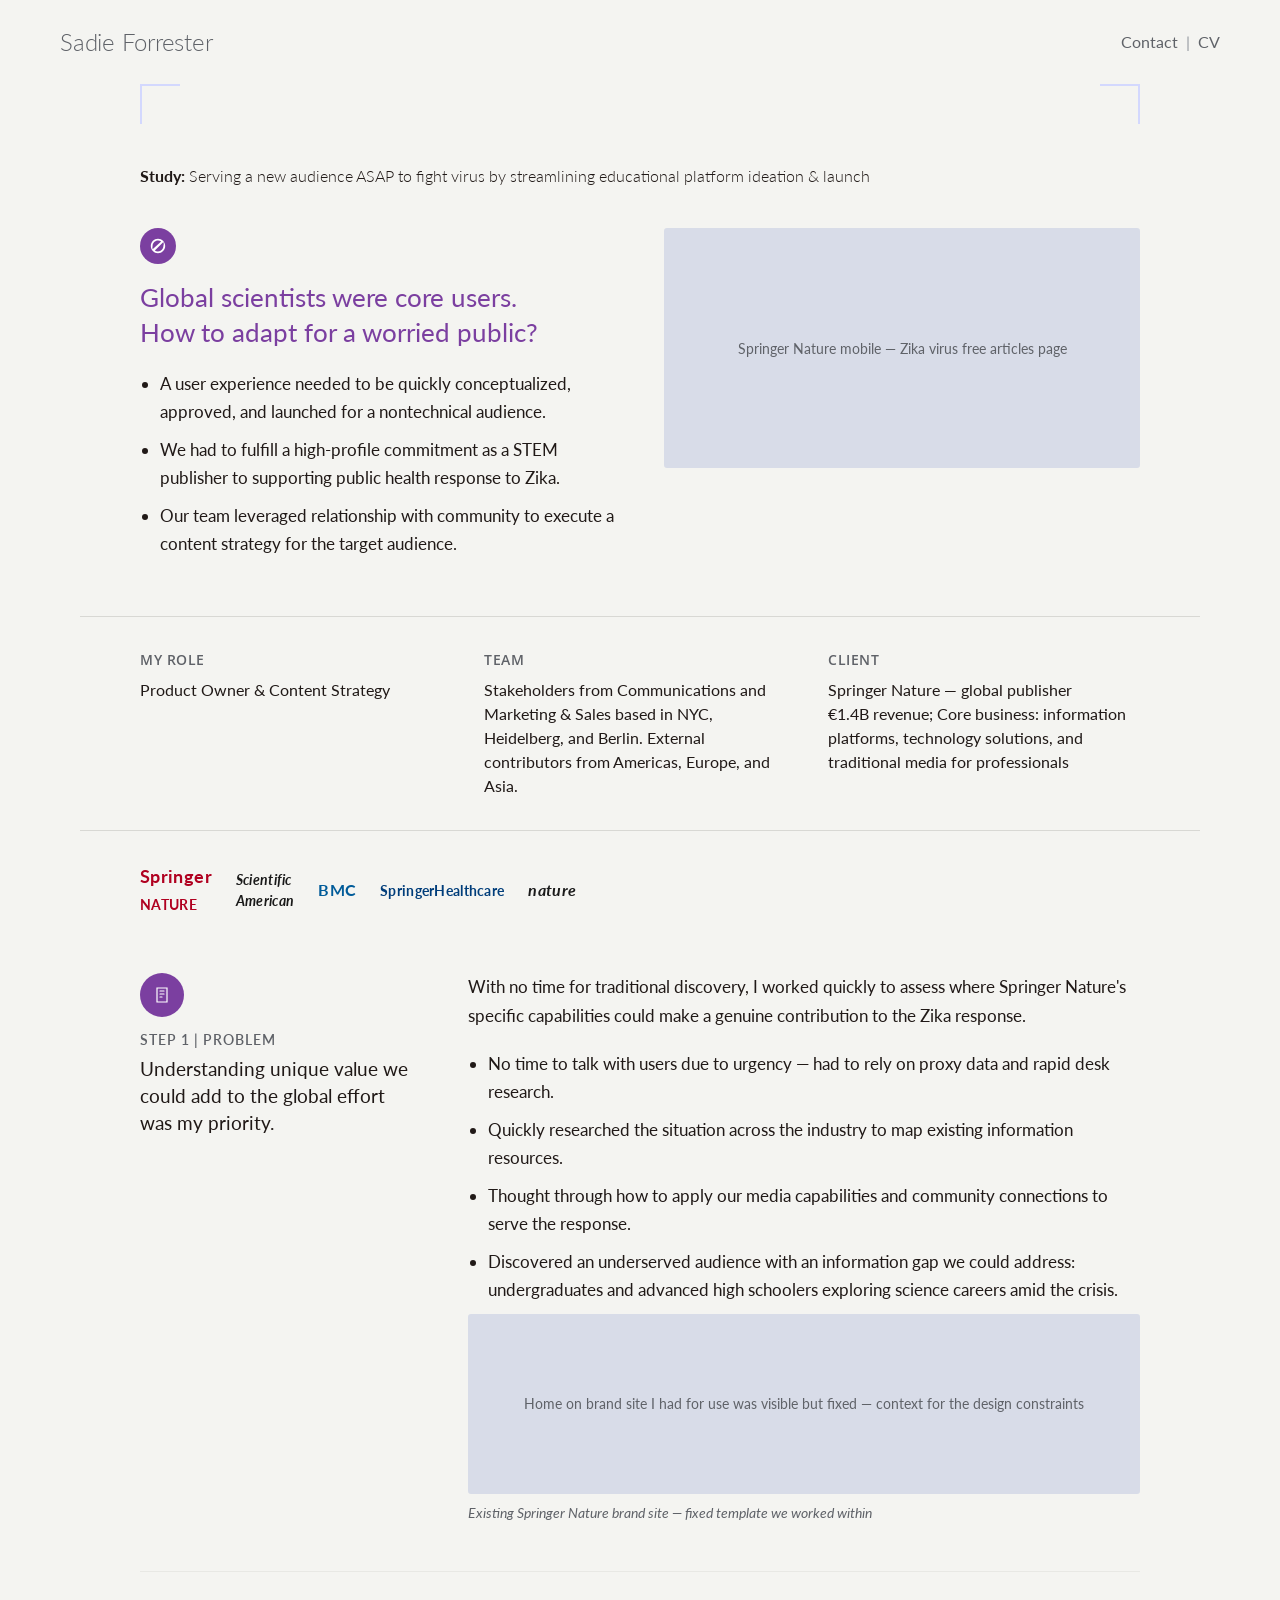
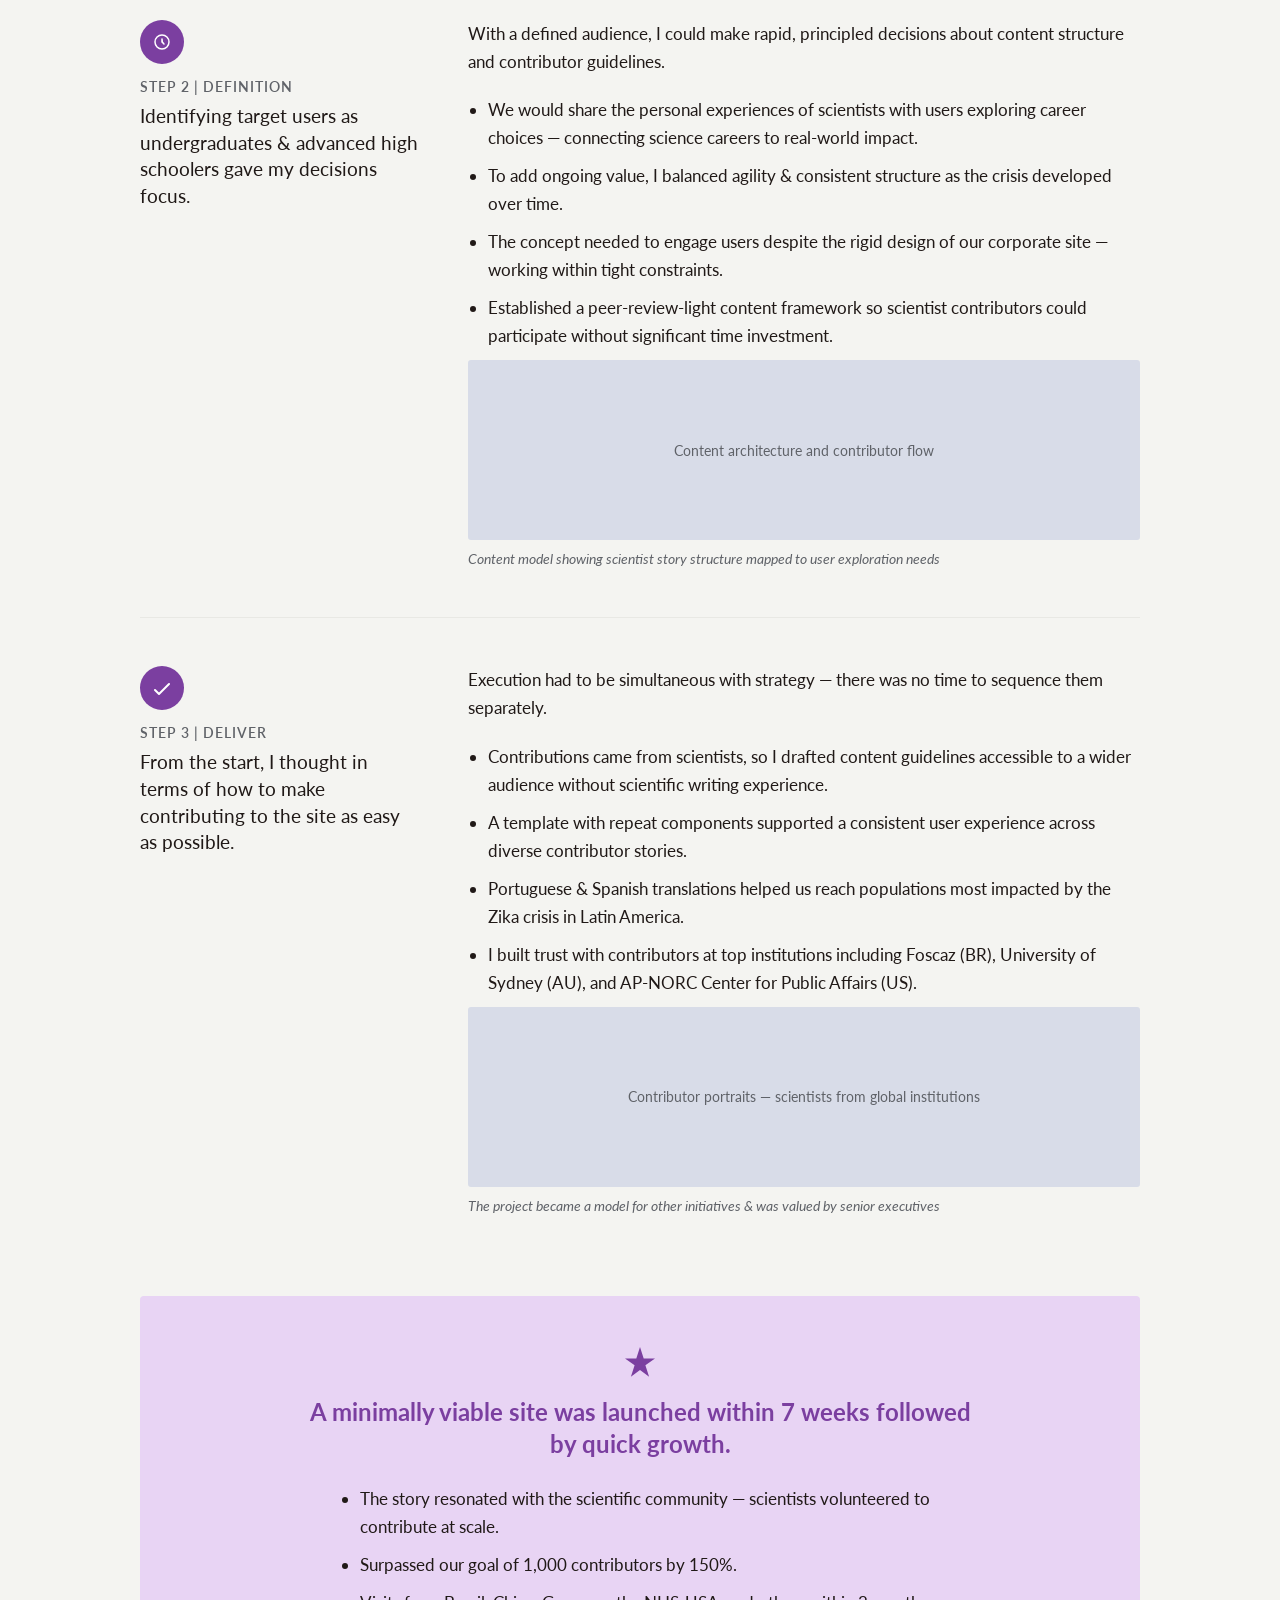
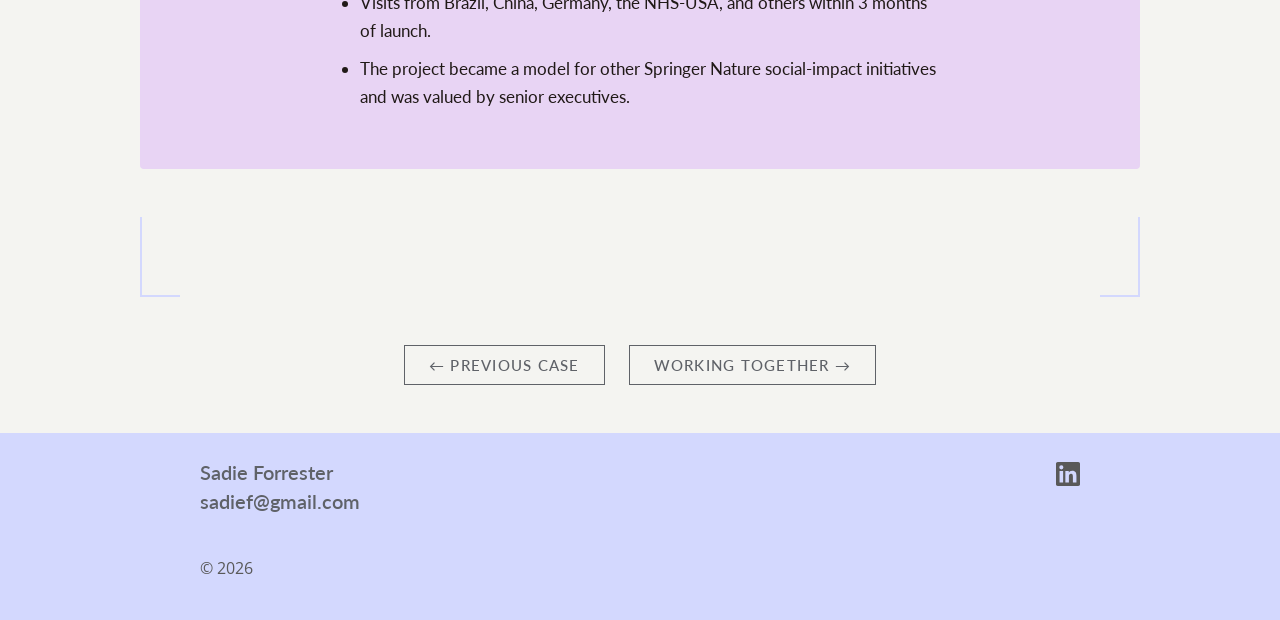
<file: case-springer.html>
<!DOCTYPE html>
<html lang="en">
<head>
  <meta charset="UTF-8">
  <meta name="viewport" content="width=device-width, initial-scale=1.0">
  <title>Springer Nature Case Study — Sadie Forrester</title>
  <link rel="stylesheet" href="styles.css">
</head>
<body>

  <nav class="site-nav">
    <a href="index.html" class="nav-logo">Sadie Forrester</a>
    <div class="nav-links">
      <a href="contact.html">Contact</a>
      <span class="nav-sep">|</span>
      <a href="https://drive.google.com/file/d/1JpfOkWhb5dYekF5gB7ldfKdUxpUNbKfU/view?usp=sharing" target="_blank" rel="noopener">CV</a>
    </div>
  </nav>

  <div class="brackets">
    <div class="bracket br-tl"></div>
    <div class="bracket br-tr"></div>
  </div>

  <!-- ── Case Header ─────────────────────────────── -->
  <header class="case-header container" style="padding-top:40px;">
    <p class="case-label"><strong>Study:</strong> <span>Serving a new audience ASAP to fight virus by streamlining educational platform ideation &amp; launch</span></p>
  </header>

  <!-- ── Problem ────────────────────────────────── -->
  <section style="max-width:var(--max-w); margin:0 auto; padding:0 var(--pad-x) 48px; display:grid; grid-template-columns:1fr 1fr; gap:48px; align-items:start;">
    <div>
      <div class="case-problem__icon case-problem__icon--mauve" style="margin-bottom:16px;">
        <svg viewBox="0 0 20 20" fill="#fff"><path d="M10 2C5.58 2 2 5.58 2 10s3.58 8 8 8 8-3.58 8-8-3.58-8-8-8zm0 2c1.3 0 2.5.38 3.5 1.03L4.03 13.5A5.96 5.96 0 014 10c0-3.31 2.69-6 6-6zm0 12a5.96 5.96 0 01-3.5-1.03l9.47-9.47A5.96 5.96 0 0116 10c0 3.31-2.69 6-6 6z"/></svg>
      </div>
      <h1 class="case-problem__heading case-problem__heading--mauve" style="font-size:1.625rem; margin-bottom:20px;">Global scientists were core users.<br>How to adapt for a worried public?</h1>
      <ul class="case-problem__bullets">
        <li>A user experience needed to be quickly conceptualized, approved, and launched for a nontechnical audience.</li>
        <li>We had to fulfill a high-profile commitment as a STEM publisher to supporting public health response to Zika.</li>
        <li>Our team leveraged relationship with community to execute a content strategy for the target audience.</li>
      </ul>
    </div>
    <div class="case-step__image" style="height:240px; margin:0;">
      <span>Springer Nature mobile — Zika virus free articles page</span>
    </div>
  </section>

  <!-- ── Meta ───────────────────────────────────── -->
  <div class="case-meta container">
    <div>
      <p class="case-meta__label">My role</p>
      <p class="case-meta__value">Product Owner &amp; Content Strategy</p>
    </div>
    <div>
      <p class="case-meta__label">Team</p>
      <p class="case-meta__value">Stakeholders from Communications and Marketing &amp; Sales based in NYC, Heidelberg, and Berlin. External contributors from Americas, Europe, and Asia.</p>
    </div>
    <div>
      <p class="case-meta__label">Client</p>
      <p class="case-meta__value">Springer Nature — global publisher<br>€1.4B revenue; Core business: information platforms, technology solutions, and traditional media for professionals</p>
    </div>
  </div>

  <!-- ── Publisher logos ─────────────────────────── -->
  <div class="case-logos container" style="padding-top:32px; padding-bottom:8px; gap:24px; flex-wrap:wrap; align-items:center;">
    <span class="case-logos__item" style="font-size:1.125rem; color:#B00020;">Springer<br><strong style="font-size:0.875rem;">NATURE</strong></span>
    <span class="case-logos__item" style="font-size:0.9rem; font-style:italic; color:#1a1a1a;">Scientific<br>American</span>
    <span class="case-logos__item" style="font-size:1rem; color:#005B99; font-weight:700;">BMC</span>
    <span class="case-logos__item" style="font-size:0.9rem; color:#003D7A;">SpringerHealthcare</span>
    <span class="case-logos__item" style="font-size:1rem; color:#1a1a1a; font-style:italic;">nature</span>
  </div>

  <!-- ── Steps ──────────────────────────────────── -->
  <div class="case-steps container">

    <!-- Step 1 -->
    <div class="case-step">
      <div class="case-step__left">
        <div class="case-step__icon icon--mauve">
          <svg viewBox="0 0 22 22"><path d="M6 4h10v14H6V4zm3 3h4M9 10h4M9 13h2" stroke="#fff" stroke-width="1.2" stroke-linecap="round" fill="none"/></svg>
        </div>
        <p class="case-step__num">Step 1 | Problem</p>
        <h2 class="case-step__heading">Understanding unique value we could add to the global effort was my priority.</h2>
      </div>
      <div class="case-step__body">
        <p class="case-step__lead">With no time for traditional discovery, I worked quickly to assess where Springer Nature's specific capabilities could make a genuine contribution to the Zika response.</p>
        <ul class="case-step__bullets">
          <li>No time to talk with users due to urgency — had to rely on proxy data and rapid desk research.</li>
          <li>Quickly researched the situation across the industry to map existing information resources.</li>
          <li>Thought through how to apply our media capabilities and community connections to serve the response.</li>
          <li>Discovered an underserved audience with an information gap we could address: undergraduates and advanced high schoolers exploring science careers amid the crisis.</li>
        </ul>
        <div class="case-step__image">
          <span>Home on brand site I had for use was visible but fixed — context for the design constraints</span>
        </div>
        <p class="case-step__caption">Existing Springer Nature brand site — fixed template we worked within</p>
      </div>
    </div>

    <!-- Step 2 -->
    <div class="case-step">
      <div class="case-step__left">
        <div class="case-step__icon icon--mauve">
          <svg viewBox="0 0 22 22"><circle cx="11" cy="11" r="7" stroke="#fff" stroke-width="1.5" fill="none"/><path d="M11 8v3l2 2" stroke="#fff" stroke-width="1.5" stroke-linecap="round"/></svg>
        </div>
        <p class="case-step__num">Step 2 | Definition</p>
        <h2 class="case-step__heading">Identifying target users as undergraduates &amp; advanced high schoolers gave my decisions focus.</h2>
      </div>
      <div class="case-step__body">
        <p class="case-step__lead">With a defined audience, I could make rapid, principled decisions about content structure and contributor guidelines.</p>
        <ul class="case-step__bullets">
          <li>We would share the personal experiences of scientists with users exploring career choices — connecting science careers to real-world impact.</li>
          <li>To add ongoing value, I balanced agility &amp; consistent structure as the crisis developed over time.</li>
          <li>The concept needed to engage users despite the rigid design of our corporate site — working within tight constraints.</li>
          <li>Established a peer-review-light content framework so scientist contributors could participate without significant time investment.</li>
        </ul>
        <div class="case-step__image">
          <span>Content architecture and contributor flow</span>
        </div>
        <p class="case-step__caption">Content model showing scientist story structure mapped to user exploration needs</p>
      </div>
    </div>

    <!-- Step 3 -->
    <div class="case-step">
      <div class="case-step__left">
        <div class="case-step__icon icon--mauve">
          <svg viewBox="0 0 22 22"><path d="M4 13l4 4 10-10" stroke="#fff" stroke-width="2" stroke-linecap="round" stroke-linejoin="round" fill="none"/></svg>
        </div>
        <p class="case-step__num">Step 3 | Deliver</p>
        <h2 class="case-step__heading">From the start, I thought in terms of how to make contributing to the site as easy as possible.</h2>
      </div>
      <div class="case-step__body">
        <p class="case-step__lead">Execution had to be simultaneous with strategy — there was no time to sequence them separately.</p>
        <ul class="case-step__bullets">
          <li>Contributions came from scientists, so I drafted content guidelines accessible to a wider audience without scientific writing experience.</li>
          <li>A template with repeat components supported a consistent user experience across diverse contributor stories.</li>
          <li>Portuguese &amp; Spanish translations helped us reach populations most impacted by the Zika crisis in Latin America.</li>
          <li>I built trust with contributors at top institutions including Foscaz (BR), University of Sydney (AU), and AP-NORC Center for Public Affairs (US).</li>
        </ul>
        <div class="case-step__image">
          <span>Contributor portraits — scientists from global institutions</span>
        </div>
        <p class="case-step__caption">The project became a model for other initiatives &amp; was valued by senior executives</p>
      </div>
    </div>

  </div>

  <!-- ── Result ─────────────────────────────────── -->
  <div class="case-result container">
    <div class="case-result__card case-result__card--mauve">
      <div class="case-result__star">
        <svg viewBox="0 0 36 36" fill="none"><path d="M18 3l3.7 11.4H33l-9.6 6.9 3.7 11.4L18 26 8.9 32.7l3.7-11.4L3 14.4h11.3z" fill="var(--mauve)"/></svg>
      </div>
      <h3 class="case-result__heading case-result__heading--mauve">A minimally viable site was launched within 7 weeks followed by quick growth.</h3>
      <ul class="case-result__bullets">
        <li>The story resonated with the scientific community — scientists volunteered to contribute at scale.</li>
        <li>Surpassed our goal of 1,000 contributors by 150%.</li>
        <li>Visits from Brazil, China, Germany, the NHS-USA, and others within 3 months of launch.</li>
        <li>The project became a model for other Springer Nature social-impact initiatives and was valued by senior executives.</li>
      </ul>
    </div>
  </div>

  <div class="brackets brackets--tall" style="margin-top:48px;">
    <div class="bracket br-bl"></div>
    <div class="bracket br-br"></div>
  </div>

  <div class="case-nav">
    <a href="case-medical.html" class="btn btn-outline">← PREVIOUS CASE</a>
    <a href="contact.html" class="btn btn-outline">WORKING TOGETHER →</a>
  </div>

  <footer class="site-footer">
    <div class="footer-inner">
      <div class="footer-info">
        <div class="footer-name">Sadie Forrester<br><a href="mailto:sadief@gmail.com">sadief@gmail.com</a></div>
        <p class="footer-copy">© 2026</p>
      </div>
      <a href="https://www.linkedin.com/in/sadieforrester" target="_blank" rel="noopener" class="footer-li-link" aria-label="LinkedIn">
        <svg viewBox="0 0 24 24"><path d="M20.447 20.452h-3.554v-5.569c0-1.328-.027-3.037-1.852-3.037-1.853 0-2.136 1.445-2.136 2.939v5.667H9.351V9h3.414v1.561h.046c.477-.9 1.637-1.85 3.37-1.85 3.601 0 4.267 2.37 4.267 5.455v6.286zM5.337 7.433a2.062 2.062 0 01-2.063-2.065 2.064 2.064 0 112.063 2.065zm1.782 13.019H3.555V9h3.564v11.452zM22.225 0H1.771C.792 0 0 .774 0 1.729v20.542C0 23.227.792 24 1.771 24h20.451C23.2 24 24 23.227 24 22.271V1.729C24 .774 23.2 0 22.222 0h.003z"/></svg>
      </a>
    </div>
  </footer>

</body>
</html>
</file>
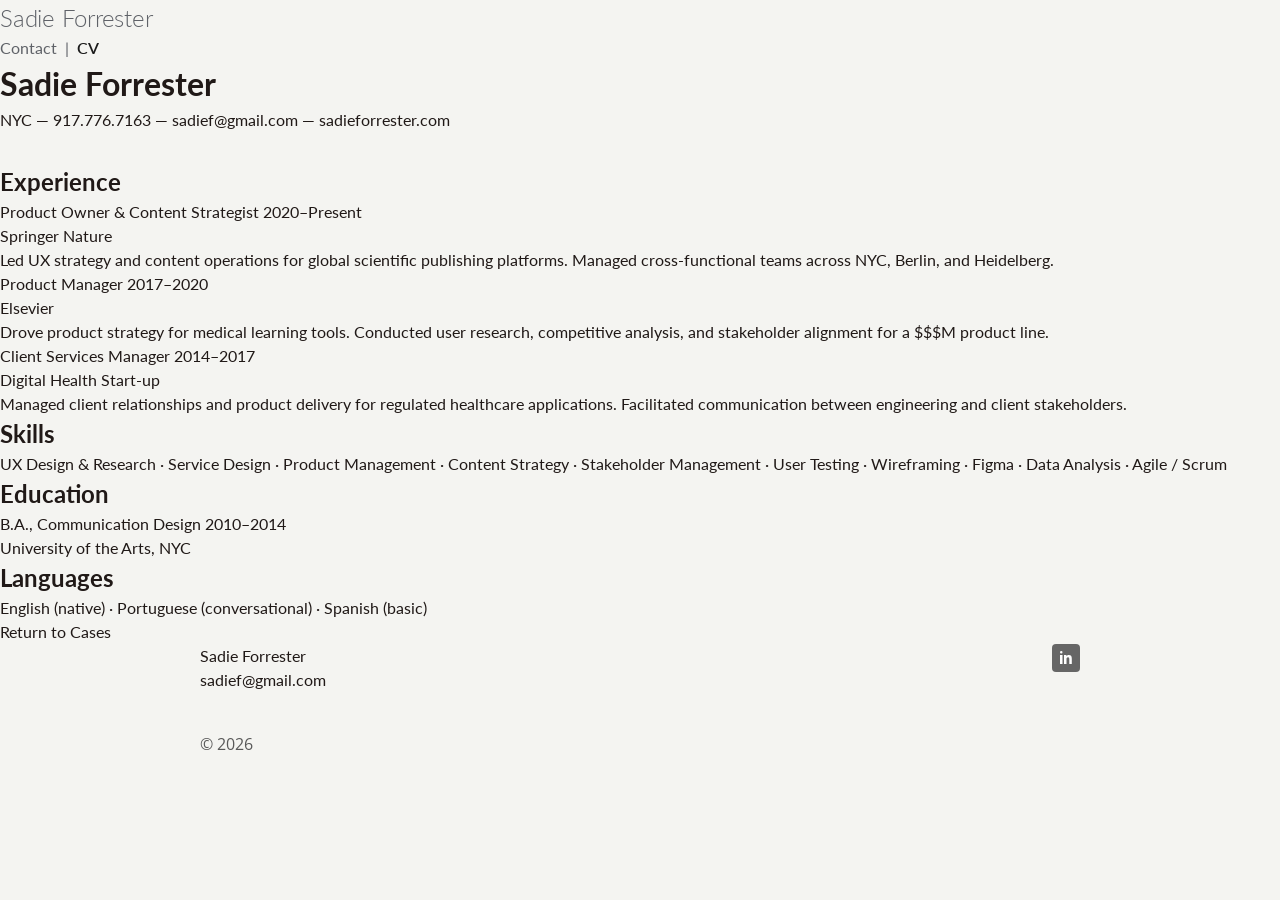
<file: cv.html>
<!DOCTYPE html>
<html lang="en">
<head>
  <meta charset="UTF-8" />
  <meta name="viewport" content="width=device-width, initial-scale=1.0" />
  <title>CV — Sadie Forrester</title>
  <link rel="stylesheet" href="styles.css" />
  <link href="https://fonts.googleapis.com/css2?family=Libre+Baskerville:ital,wght@0,400;0,700;1,400&family=DM+Sans:wght@300;400;500&display=swap" rel="stylesheet">
</head>
<body>

  <nav class="nav">
    <a href="index.html" class="nav-logo">Sadie Forrester</a>
    <div class="nav-links">
      <a href="contact.html">Contact</a>
      <span class="nav-divider">|</span>
      <a href="cv.html">CV</a>
    </div>
  </nav>

  <main class="cv-page">
    <h1>Sadie Forrester</h1>
    <p style="color: var(--text-light); margin-bottom: 32px;">NYC — 917.776.7163 — sadief@gmail.com — sadieforrester.com</p>

    <section class="cv-section">
      <h2>Experience</h2>

      <div class="cv-item">
        <div class="cv-item-header">
          <span class="cv-item-title">Product Owner &amp; Content Strategist</span>
          <span class="cv-item-date">2020–Present</span>
        </div>
        <div class="cv-item-company">Springer Nature</div>
        <p>Led UX strategy and content operations for global scientific publishing platforms. Managed cross-functional teams across NYC, Berlin, and Heidelberg.</p>
      </div>

      <div class="cv-item">
        <div class="cv-item-header">
          <span class="cv-item-title">Product Manager</span>
          <span class="cv-item-date">2017–2020</span>
        </div>
        <div class="cv-item-company">Elsevier</div>
        <p>Drove product strategy for medical learning tools. Conducted user research, competitive analysis, and stakeholder alignment for a $$$M product line.</p>
      </div>

      <div class="cv-item">
        <div class="cv-item-header">
          <span class="cv-item-title">Client Services Manager</span>
          <span class="cv-item-date">2014–2017</span>
        </div>
        <div class="cv-item-company">Digital Health Start-up</div>
        <p>Managed client relationships and product delivery for regulated healthcare applications. Facilitated communication between engineering and client stakeholders.</p>
      </div>
    </section>

    <section class="cv-section">
      <h2>Skills</h2>
      <p>UX Design &amp; Research · Service Design · Product Management · Content Strategy · Stakeholder Management · User Testing · Wireframing · Figma · Data Analysis · Agile / Scrum</p>
    </section>

    <section class="cv-section">
      <h2>Education</h2>
      <div class="cv-item">
        <div class="cv-item-header">
          <span class="cv-item-title">B.A., Communication Design</span>
          <span class="cv-item-date">2010–2014</span>
        </div>
        <div class="cv-item-company">University of the Arts, NYC</div>
      </div>
    </section>

    <section class="cv-section">
      <h2>Languages</h2>
      <p>English (native) · Portuguese (conversational) · Spanish (basic)</p>
    </section>

    <a href="index.html" class="return-btn" style="margin-top: 40px;">Return to Cases</a>
  </main>

  <footer class="footer">
    <div class="footer-inner">
      <div class="footer-left">
        <p>Sadie Forrester</p>
        <p>sadief@gmail.com</p>
        <p class="footer-copy">© 2026</p>
      </div>
      <a href="https://linkedin.com" class="footer-linkedin" aria-label="LinkedIn">
        <svg width="28" height="28" viewBox="0 0 28 28" fill="none">
          <rect width="28" height="28" rx="4" fill="#666"/>
          <path d="M8 11h2.5v9H8v-9zm1.25-1.5a1.25 1.25 0 110-2.5 1.25 1.25 0 010 2.5zM12 11h2.4v1.23h.03c.33-.63 1.15-1.3 2.37-1.3 2.54 0 3 1.67 3 3.84V20h-2.5v-4.7c0-.93-.02-2.13-1.3-2.13-1.3 0-1.5 1.01-1.5 2.06V20H12v-9z" fill="white"/>
        </svg>
      </a>
    </div>
  </footer>

  <script src="main.js"></script>
</body>
</html>
</file>
<file: styles.css>
@import url('https://fonts.googleapis.com/css2?family=Lato:wght@300;400;500;600&family=Open+Sans:wght@400;600&display=swap');

/* ─── Reset ──────────────────────────────────────── */
*, *::before, *::after { box-sizing: border-box; margin: 0; padding: 0; }

/* ─── Tokens ─────────────────────────────────────── */
:root {
  --bg:         #F4F4F1;
  --text:       #201917;
  --muted:      #5F6268;
  --muted-lt:   #959AA0;
  --lavender:   #D3D8FE;
  --yellow:     #FDDD00;
  --red:        #FC1A43;
  --navy:       #1B2D6E;
  --teal:       #1A7A70;
  --mauve:      #7B3FA0;
  --card-bg:    #B8C4DE;
  --max-w:      1120px;
  --pad-x:      60px;
}

/* ─── Base ───────────────────────────────────────── */
html { font-size: 16px; scroll-behavior: smooth; }
body {
  background: var(--bg);
  color: var(--text);
  font-family: 'Lato', sans-serif;
  font-weight: 400;
  line-height: 1.5;
}
a { color: inherit; text-decoration: none; }
ul, ol { list-style: none; }
img { display: block; max-width: 100%; height: auto; }
button { font-family: inherit; cursor: pointer; }

/* ─── Layout ─────────────────────────────────────── */
.container {
  max-width: var(--max-w);
  margin: 0 auto;
  padding: 0 var(--pad-x);
}

/* ─── Nav ────────────────────────────────────────── */
.site-nav {
  display: flex;
  justify-content: space-between;
  align-items: center;
  padding: 24px var(--pad-x);
}
.nav-logo {
  font-family: 'Lato', sans-serif;
  font-weight: 300;
  font-size: 1.5rem;
  color: var(--muted);
  letter-spacing: -0.01em;
}
.nav-logo:hover { color: var(--text); }
.nav-links {
  display: flex;
  align-items: center;
  gap: 8px;
  font-size: 1rem;
  color: var(--muted);
}
.nav-links a:hover { text-decoration: underline; }
.nav-sep { color: var(--muted-lt); }

/* ─── Bracket dividers ───────────────────────────── */
.brackets {
  display: flex;
  justify-content: space-between;
  padding: 0 var(--pad-x);
  max-width: var(--max-w);
  margin: 0 auto;
}
.bracket {
  width: 40px;
  height: 40px;
  border: 2px solid var(--lavender);
}
.br-tl { border-right: none; border-bottom: none; }
.br-tr { border-left:  none; border-bottom: none; }
.br-bl { border-right: none; border-top:    none; }
.br-br { border-left:  none; border-top:    none; }

/* tall brackets (closing dividers) */
.brackets--tall .bracket { height: 80px; }

/* ─── Footer ─────────────────────────────────────── */
.site-footer {
  background: var(--lavender);
  padding: 24px 0 40px;
  border-top: 0.4px solid var(--lavender);
}
.footer-inner {
  max-width: 1280px;
  margin: 0 auto;
  padding: 0 200px;
  display: flex;
  justify-content: space-between;
  align-items: flex-start;
}
.footer-info {}
.footer-name {
  font-family: 'Lato', sans-serif;
  font-weight: 600;
  font-size: 1.25rem;
  color: var(--muted);
  line-height: 1.45;
}
.footer-name a:hover { text-decoration: underline; color: var(--text); }
.footer-copy {
  font-family: 'Open Sans', sans-serif;
  font-size: 1rem;
  color: #595959;
  margin-top: 40px;
}
.footer-li-link {
  display: flex;
  align-items: center;
  margin-top: 4px;
}
.footer-li-link svg { width: 24px; height: 24px; fill: #595959; }
.footer-li-link:hover svg { fill: var(--text); }

/* ─── Buttons ────────────────────────────────────── */
.btn {
  display: inline-block;
  padding: 8px 24px;
  font-family: 'Lato', sans-serif;
  font-weight: 500;
  font-size: 0.9375rem;
  letter-spacing: 1.25px;
  text-transform: uppercase;
  text-align: center;
  line-height: 1.5;
  transition: opacity 0.15s;
}
.btn:hover { opacity: 0.85; }
.btn-outline {
  border: 1px solid var(--muted);
  color: var(--muted);
  background: transparent;
}
.btn-navy  { background: var(--navy);  color: #fff; }
.btn-red   { background: var(--red);   color: #fff; }
.btn-teal  { background: var(--teal);  color: #fff; }
.btn-mauve { background: var(--mauve); color: #fff; }

/* GO TO CASE buttons — small outlined, not full-width */
.case-card__body .btn {
  align-self: flex-start;
  background: transparent;
  padding: 6px 18px;
  font-size: 0.8125rem;
}
.case-card__body .btn-navy  { color: var(--navy);  border: 1.5px solid var(--navy); }
.case-card__body .btn-red   { color: var(--red);   border: 1.5px solid var(--red); }
.case-card__body .btn-teal  { color: var(--teal);  border: 1.5px solid var(--teal); }
.case-card__body .btn-mauve { color: var(--mauve); border: 1.5px solid var(--mauve); }

/* ─── ════ HOME PAGE ════ ─────────────────────────── */

/* Hero */
.hero {
  max-width: var(--max-w);
  margin: 0 auto;
  padding: 56px var(--pad-x) 40px;
}

/* Yellow tag heading */
.hero-tag {
  display: inline-flex;
  align-items: center;
  gap: 12px;
  background: var(--yellow);
  padding: 12px 24px 12px 18px;
  border-radius: 2px;
  margin-bottom: 28px;
}
.hero-tag__star { flex-shrink: 0; }
.hero-tag h1 {
  font-family: 'Lato', sans-serif;
  font-weight: 300;
  font-size: 2.5rem;
  line-height: 1.2;
  letter-spacing: -0.02em;
  color: var(--text);
  margin: 0;
}
.hero-body {
  font-size: 1.0625rem;
  line-height: 1.65;
  max-width: 620px;
  color: var(--text);
}
.hero-sub {
  font-size: 1.0625rem;
  font-weight: 700;
  color: var(--text);
  margin-top: 16px;
}

/* Case cards list */
.cases-list {
  max-width: var(--max-w);
  margin: 48px auto;
  padding: 0 var(--pad-x);
  display: flex;
  flex-direction: column;
  gap: 48px;
}

/* Individual case card */
.case-card {
  background: #fff;
  display: grid;
  grid-template-columns: 45% 55%;
  min-height: 300px;
}
.case-card__visual {
  background: var(--card-bg);
  overflow: hidden;
  display: flex;
  align-items: center;
  justify-content: center;
  padding: 20px;
}

/* Even cards: image on right */
.card--reverse { grid-template-columns: 55% 45%; }
.card--reverse .case-card__visual { order: 2; }

/* Per-card colour tints */
.card--praxis   .case-card__visual { background: #C4CEEA; }
.card--neuro    .case-card__visual { background: #F5C0CC; }
.card--medical  .case-card__visual { background: #B8D8D0; }
.card--springer .case-card__visual { background: #D0C4E4; }

/* Badge icon at top of text column */
.case-card__badge {
  width: 36px;
  height: 36px;
  border-radius: 50%;
  display: flex;
  align-items: center;
  justify-content: center;
  margin-bottom: 16px;
  flex-shrink: 0;
}
.card--praxis   .case-card__badge { background: var(--navy); }
.card--neuro    .case-card__badge { background: var(--red); }
.card--medical  .case-card__badge { background: var(--teal); }
.card--springer .case-card__badge { background: var(--mauve); }
.case-card__badge svg { width: 18px; height: 18px; fill: #fff; }

/* Card body */
.case-card__body {
  padding: 32px 36px 36px;
  display: flex;
  flex-direction: column;
}
.case-card__title {
  font-family: 'Lato', sans-serif;
  font-weight: 300;
  font-size: 1.3125rem;
  line-height: 1.35;
  margin-bottom: 24px;
  color: var(--text);
  max-width: 640px;
}
.case-card__meta {
  display: grid;
  grid-template-columns: 100px 1fr;
  gap: 6px 0;
  margin-bottom: 28px;
  font-size: 0.9375rem;
  line-height: 1.45;
}
.case-card__label {
  font-family: 'Open Sans', sans-serif;
  font-weight: 600;
  color: var(--muted);
  padding-right: 12px;
}
.case-card__value {
  color: var(--text);
}

/* SVG placeholder diagrams in card visuals */
.visual-flow {
  width: 80%;
  max-width: 400px;
  opacity: 0.35;
}

/* ─── ════ WORKING TOGETHER (home + contact) ════ ─── */
.wt-section {
  max-width: var(--max-w);
  margin: 0 auto;
  padding: 100px var(--pad-x) 200px;
  display: flex;
  flex-direction: column;
  align-items: center;
  gap: 56px;
}
.wt-title {
  font-family: 'Lato', sans-serif;
  font-weight: 300;
  font-size: 4rem;
  letter-spacing: -0.01em;
  align-self: flex-start;
  color: var(--text);
}
.wt-card-wrap {
  width: 100%;
  max-width: 860px;
}
.wt-card {
  background: var(--yellow);
  border-radius: 6px;
  padding: 48px 56px;
  display: grid;
  grid-template-columns: 1fr 200px;
  gap: 32px;
  position: relative;
}
.wt-card__pin {
  position: absolute;
  top: -20px;
  left: 50%;
  transform: translateX(-50%);
  width: 48px;
  height: 48px;
  background: var(--red);
  border-radius: 50%;
  display: flex;
  align-items: center;
  justify-content: center;
}
.wt-card__pin svg { width: 22px; height: 22px; fill: #fff; }
.wt-card__sub {
  font-family: 'Lato', sans-serif;
  font-weight: 300;
  font-size: 1.4375rem;
  color: var(--text);
  margin-bottom: 20px;
}
.wt-card__info {
  font-family: 'Open Sans', sans-serif;
  font-weight: 600;
  font-size: 1.5rem;
  line-height: 1.5;
  color: var(--text);
}
.wt-card__info a:hover { text-decoration: underline; }
.wt-card__photo {
  width: 200px;
  height: 264px;
  object-fit: cover;
  align-self: center;
  background: #c8b89a; /* placeholder tint */
  border-radius: 2px;
}
.wt-cv {
  display: flex;
  align-items: flex-start;
  gap: 20px;
  max-width: 860px;
  width: 100%;
}
.wt-cv__link {
  font-family: 'Lato', sans-serif;
  font-weight: 300;
  font-size: 2.25rem;
  text-decoration: underline;
  white-space: nowrap;
  color: var(--text);
}
.wt-cv__link:hover { opacity: 0.7; }
.wt-cv__sep {
  font-size: 2.25rem;
  font-weight: 300;
  color: var(--text);
  margin-right: 4px;
}
.wt-cv__bio {
  font-size: 1.0625rem;
  line-height: 1.6;
  color: var(--text);
  padding-top: 8px;
}
.wt-btn-wrap {
  text-align: center;
}

/* ─── ════ CASE STUDY PAGES ════ ──────────────────── */

/* Case page header */
.case-header {
  max-width: var(--max-w);
  margin: 0 auto;
  padding: 0 var(--pad-x) 40px;
}
.case-label { font-weight: 700; font-size: 1rem; color: var(--text); }
.case-label span { font-weight: 300; }
.case-page-title {
  font-family: 'Lato', sans-serif;
  font-weight: 300;
  font-size: 1.625rem;
  line-height: 1.35;
  margin-top: 6px;
  max-width: 700px;
  color: var(--text);
}

/* Problem section */
.case-problem {
  max-width: var(--max-w);
  margin: 0 auto;
  padding: 0 var(--pad-x) 48px;
  display: grid;
  grid-template-columns: 1fr 1fr;
  gap: 48px;
  align-items: start;
}
.case-problem--full {
  grid-template-columns: 1fr;
}
.case-problem__heading {
  font-family: 'Lato', sans-serif;
  font-size: 1.5rem;
  font-weight: 400;
  line-height: 1.35;
  margin-bottom: 20px;
  color: #5A2D82;
}
.case-problem__heading--red   { color: var(--red); }
.case-problem__heading--teal  { color: var(--teal); }
.case-problem__heading--mauve { color: var(--mauve); }
.case-problem__icon {
  width: 36px;
  height: 36px;
  border-radius: 50%;
  display: flex;
  align-items: center;
  justify-content: center;
  margin-bottom: 16px;
}
.case-problem__icon--navy  { background: var(--navy); }
.case-problem__icon--red   { background: var(--red); }
.case-problem__icon--teal  { background: var(--teal); }
.case-problem__icon--mauve { background: var(--mauve); }
.case-problem__icon svg { width: 18px; height: 18px; fill: #fff; }
.case-problem__bullets { padding-left: 20px; }
.case-problem__bullets li {
  list-style: disc;
  font-size: 1.0625rem;
  line-height: 1.65;
  margin-bottom: 10px;
  color: var(--text);
}

/* Case meta bar */
.case-meta {
  max-width: var(--max-w);
  margin: 0 auto;
  padding: 32px var(--pad-x);
  border-top: 1px solid #d8d8d4;
  border-bottom: 1px solid #d8d8d4;
  display: grid;
  grid-template-columns: repeat(3, 1fr);
  gap: 32px;
}
.case-meta__label {
  font-family: 'Open Sans', sans-serif;
  font-weight: 600;
  font-size: 0.875rem;
  text-transform: uppercase;
  letter-spacing: 0.5px;
  color: var(--muted);
  margin-bottom: 8px;
}
.case-meta__value {
  font-size: 1rem;
  line-height: 1.5;
  color: var(--text);
}

/* Steps */
.case-steps {
  max-width: var(--max-w);
  margin: 0 auto;
  padding: 0 var(--pad-x);
  display: flex;
  flex-direction: column;
  gap: 0;
}
.case-step {
  padding: 48px 0;
  border-bottom: 1px solid #e8e8e4;
  display: grid;
  grid-template-columns: 280px 1fr;
  gap: 48px;
  align-items: start;
}
.case-step:last-child { border-bottom: none; }
.case-step__left {}
.case-step__icon {
  width: 44px;
  height: 44px;
  border-radius: 50%;
  display: flex;
  align-items: center;
  justify-content: center;
  margin-bottom: 12px;
  flex-shrink: 0;
}
.icon--navy  { background: var(--navy); }
.icon--red   { background: var(--red); }
.icon--teal  { background: var(--teal); }
.icon--mauve { background: var(--mauve); }
.icon--dark  { background: #1A2A3A; }
.case-step__icon svg { width: 22px; height: 22px; fill: #fff; }
.case-step__num {
  font-family: 'Lato', sans-serif;
  font-size: 0.875rem;
  font-weight: 600;
  text-transform: uppercase;
  letter-spacing: 1px;
  color: var(--muted);
  margin-bottom: 6px;
}
.case-step__heading {
  font-family: 'Lato', sans-serif;
  font-size: 1.1875rem;
  font-weight: 400;
  line-height: 1.4;
  color: var(--text);
}
.case-step__body {}
.case-step__lead {
  font-size: 1.0625rem;
  line-height: 1.65;
  color: var(--text);
  margin-bottom: 20px;
}
.case-step__bullets { padding-left: 20px; }
.case-step__bullets li {
  list-style: disc;
  font-size: 1.0625rem;
  line-height: 1.65;
  margin-bottom: 10px;
  color: var(--text);
}
.case-step__image {
  width: 100%;
  border-radius: 3px;
  background: #D8DCE8;
  height: 180px;
  display: flex;
  align-items: center;
  justify-content: center;
  font-size: 0.875rem;
  color: var(--muted);
  margin-bottom: 8px;
  overflow: hidden;
}
.case-step__caption {
  font-size: 0.875rem;
  color: var(--muted);
  font-style: italic;
}

/* Quote callout */
.case-quote {
  max-width: var(--max-w);
  margin: 0 auto;
  padding: 48px var(--pad-x);
  text-align: center;
}
.case-quote blockquote {
  font-family: 'Lato', sans-serif;
  font-weight: 300;
  font-size: 1.5rem;
  line-height: 1.4;
  color: var(--text);
  font-style: italic;
}
.case-quote cite {
  display: block;
  margin-top: 12px;
  font-size: 0.9375rem;
  color: var(--muted);
  font-style: normal;
}

/* Insight box */
.case-insight {
  max-width: var(--max-w);
  margin: 32px auto;
  padding: 0 var(--pad-x);
}
.case-insight__box {
  background: #fff;
  border-left: 4px solid var(--navy);
  padding: 24px 32px;
  font-size: 1.125rem;
  line-height: 1.6;
  color: var(--text);
}
.case-insight__box--teal  { border-color: var(--teal); }
.case-insight__box--mauve { border-color: var(--mauve); }
.case-insight__box--red   { border-color: var(--red); }

/* Logos row */
.case-logos {
  max-width: var(--max-w);
  margin: 0 auto;
  padding: 32px var(--pad-x);
  display: flex;
  align-items: center;
  gap: 32px;
  flex-wrap: wrap;
}
.case-logos__item {
  font-family: 'Lato', sans-serif;
  font-weight: 700;
  font-size: 1.0625rem;
  color: var(--muted);
  letter-spacing: 0.02em;
}

/* Results card */
.case-result {
  max-width: var(--max-w);
  margin: 32px auto;
  padding: 0 var(--pad-x);
}
.case-result__card {
  background: #FFD6D6;
  border-radius: 4px;
  padding: 48px 56px;
  text-align: center;
}
.case-result__card--teal  { background: #C8EDE8; }
.case-result__card--mauve { background: #E8D4F4; }
.case-result__card--navy  { background: #D4DCFF; }
.case-result__star {
  display: flex;
  justify-content: center;
  margin-bottom: 16px;
}
.case-result__star svg { width: 36px; height: 36px; }
.case-result__heading {
  font-family: 'Lato', sans-serif;
  font-weight: 700;
  font-size: 1.5rem;
  line-height: 1.35;
  color: var(--navy);
  margin-bottom: 24px;
  max-width: 680px;
  margin-left: auto;
  margin-right: auto;
}
.case-result__heading--teal  { color: var(--teal); }
.case-result__heading--mauve { color: var(--mauve); }
.case-result__bullets {
  padding-left: 20px;
  text-align: left;
  max-width: 600px;
  margin: 0 auto;
}
.case-result__bullets li {
  list-style: disc;
  font-size: 1.0625rem;
  line-height: 1.65;
  margin-bottom: 10px;
  color: var(--text);
}
.case-result__note {
  margin-top: 24px;
  font-size: 1rem;
  color: var(--muted);
  font-style: italic;
}

/* Case page nav */
.case-nav {
  max-width: var(--max-w);
  margin: 48px auto;
  padding: 0 var(--pad-x);
  display: flex;
  justify-content: center;
  gap: 24px;
}

/* ─── ════ TABLES (user archetypes) ════ ──────────── */
.case-table-wrap {
  max-width: var(--max-w);
  margin: 32px auto;
  padding: 0 var(--pad-x);
  overflow-x: auto;
}
table {
  width: 100%;
  border-collapse: collapse;
  font-size: 0.9375rem;
}
th {
  background: #E8ECF4;
  font-family: 'Open Sans', sans-serif;
  font-weight: 600;
  text-align: left;
  padding: 10px 16px;
  color: var(--text);
  font-size: 0.875rem;
}
td {
  padding: 10px 16px;
  border-bottom: 1px solid #ddd;
  vertical-align: top;
  line-height: 1.5;
  color: var(--text);
}
td.highlight { color: var(--red); font-weight: 600; }
tr:last-child td { border-bottom: none; }

/* ─── ════ RESPONSIVE ════ ────────────────────────── */
@media (max-width: 1024px) {
  :root { --pad-x: 40px; }
  .hero-tag h1 { font-size: 2rem; }
  .wt-title { font-size: 3rem; }
  .footer-inner { padding: 0 80px; }
  .case-step { grid-template-columns: 200px 1fr; gap: 32px; }
}

@media (max-width: 768px) {
  :root { --pad-x: 24px; }

  /* Nav */
  .site-nav { padding: 16px 24px; }
  .nav-logo { font-size: 1.125rem; }
  .nav-links { font-size: 0.9375rem; gap: 6px; }

  /* Hero */
  .hero { padding-top: 40px; }
  .hero-tag h1 { font-size: 1.75rem; }
  .hero-tag { padding: 10px 18px 10px 14px; }

  /* Case cards */
  .case-card { grid-template-columns: 1fr; }
  .card--reverse .case-card__visual { order: 0; }
  .case-card__visual { min-height: 200px; }
  .case-card__body { padding: 24px; }
  .case-card__title { font-size: 1.125rem; }

  /* Working together */
  .wt-section { padding: 60px var(--pad-x) 100px; gap: 36px; }
  .wt-title { font-size: 2.5rem; }
  .wt-card {
    grid-template-columns: 1fr;
    padding: 40px 32px;
  }
  .wt-card__photo { width: 100%; max-width: 180px; height: 240px; justify-self: center; }
  .wt-cv { flex-direction: column; gap: 8px; }
  .wt-cv__link { font-size: 1.75rem; }

  /* Case pages */
  .case-problem { grid-template-columns: 1fr; gap: 24px; }
  .case-meta { grid-template-columns: 1fr; gap: 20px; }
  .case-step { grid-template-columns: 1fr; gap: 16px; }
  .case-result__card { padding: 32px 24px; }
  .case-result__heading { font-size: 1.25rem; }

  /* Footer */
  .footer-inner {
    padding: 0 24px;
    flex-direction: column;
    gap: 24px;
  }
}

@media (max-width: 480px) {
  .hero-tag h1 { font-size: 1.375rem; }
  .hero-tag { padding: 8px 14px 8px 12px; gap: 8px; }
  .wt-title { font-size: 2rem; }
  .case-page-title { font-size: 1.25rem; }
  .case-problem__heading { font-size: 1.25rem; }
  .wt-card { padding: 36px 20px; }
  .wt-card__info { font-size: 1.25rem; }
  .nav-logo { font-size: 1rem; }
}
</file>
